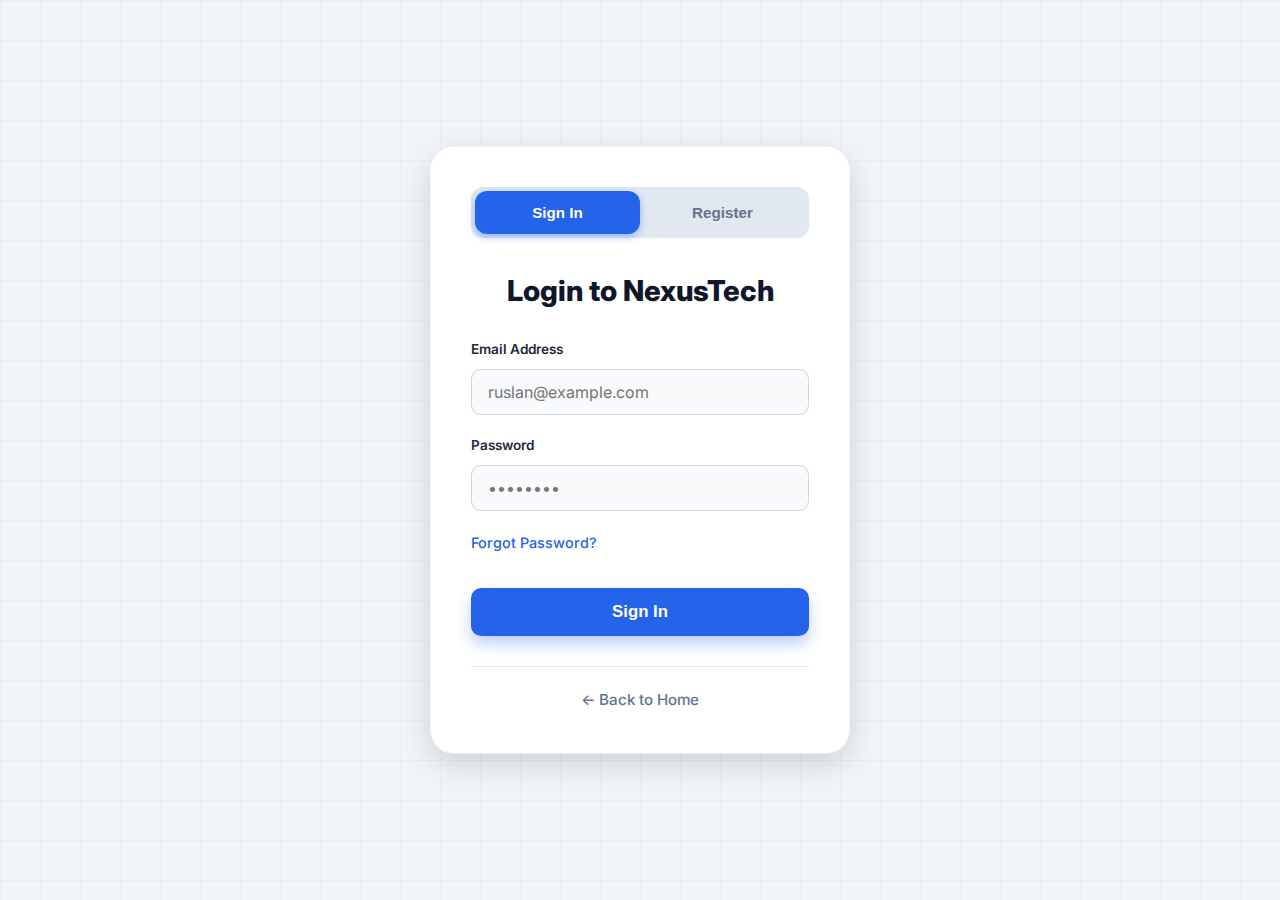
<file: auth.html>
<!DOCTYPE html>
<html lang="en">
<head>
    <meta charset="UTF-8">
    <meta name="viewport" content="width=device-width, initial-scale=1.0">
    <title>Nexus Tech | Access</title>
    <link rel="stylesheet" href="css/style.css"> 
    <link href="https://fonts.googleapis.com/css2?family=Inter:wght@400;500;600;700;800&display=swap" rel="stylesheet">
</head>
<body class="auth-page">
    
    <div class="auth-wrapper">
        <div class="auth-container">
            
            <div class="form-toggle">
                <button class="toggle-btn active" id="login-toggle">Sign In</button>
                <button class="toggle-btn" id="register-toggle">Register</button>
            </div>

            <div class="auth-form-box active" id="login-form-box">
                <div class="header-box">
                    <h2>Login to Nexus<span>Tech</span></h2>
                </div>
                
                <form class="auth-form" id="login-form">
                    <div id="loginErrorBox" class="error-message-box" style="display: none;"></div>
                    
                    <div class="form-group">
                        <label for="loginEmail">Email Address</label>
                        <input type="email" id="loginEmail" placeholder="ruslan@example.com" required>
                    </div>
                    
                    <div class="form-group">
                        <label for="loginPassword">Password</label>
                        <input type="password" id="loginPassword" placeholder="••••••••" required>
                    </div>

                    <div class="form-footer">
                        <div class="checkbox-group">
                            <a href="#" class="forgot-link">Forgot Password?</a>
                        </div>
                    </div>
                    
                    <button type="submit" class="btn-submit">Sign In</button>
                </form>
            </div>

            <div class="auth-form-box" id="register-form-box">
                <div class="header-box">
                    <h2>Create Account</h2>
                </div>

                <form id="register-form" class="auth-form">
                    
                    <div class="form-group">
                        <label for="register-name">Full Name</label>
                        <input type="text" id="register-name" placeholder="First Name" required>
                    </div>
                    
                    <div class="form-group">
                        <label for="register-email">Email Address</label>
                        <input type="email" id="register-email" placeholder="ruslan@example.com" required>
                    </div>
                    
                    <div class="form-group">
                        <label for="register-password">Password</label>
                        <input type="password" id="register-password" placeholder="••••••••" required>
                    </div>
                    
                    <div class="form-group">
                        <label for="confirm-password">Confirm Password</label>
                        <input type="password" id="confirm-password" placeholder="••••••••">
                    </div>
                    
                    <div class="form-footer" style="justify-content: flex-start;">
                        <div class="checkbox-group">
                            <input type="checkbox" id="show-password-checkbox"> 
                            <label for="show-password-checkbox">Show Password</label>
                        </div>
                    </div>

                    <div id="register-message" class="error-message-box" style="display: none;"></div>
                    
                    <button type="submit" class="btn-submit">Register</button>
                </form>
            </div>
            
            <p class="back-link"><a href="index.html">← Back to Home</a></p>
        </div>
    </div>

    <script>
        const loginToggle = document.getElementById('login-toggle');
        const registerToggle = document.getElementById('register-toggle');
        const loginBox = document.getElementById('login-form-box');
        const registerBox = document.getElementById('register-form-box');
        const errorBoxes = document.querySelectorAll('.error-message-box');

        function switchTab(isLogin) {
            errorBoxes.forEach(box => {
                box.style.display = 'none';
                box.textContent = '';
            });

            if (isLogin) {
                loginToggle.classList.add('active');
                registerToggle.classList.remove('active');
                loginBox.classList.add('active');
                registerBox.classList.remove('active');
            } else {
                loginToggle.classList.remove('active');
                registerToggle.classList.add('active');
                loginBox.classList.remove('active');
                registerBox.classList.add('active');
            }
        }

        loginToggle.addEventListener('click', () => switchTab(true));
        registerToggle.addEventListener('click', () => switchTab(false));

        const urlParams = new URLSearchParams(window.location.search);
        if (urlParams.get('tab') === 'register') {
            switchTab(false);
        } else {
            switchTab(true);
        }

    </script>
    
    <script src="js/app.js"></script>

</body>
</html>
</file>
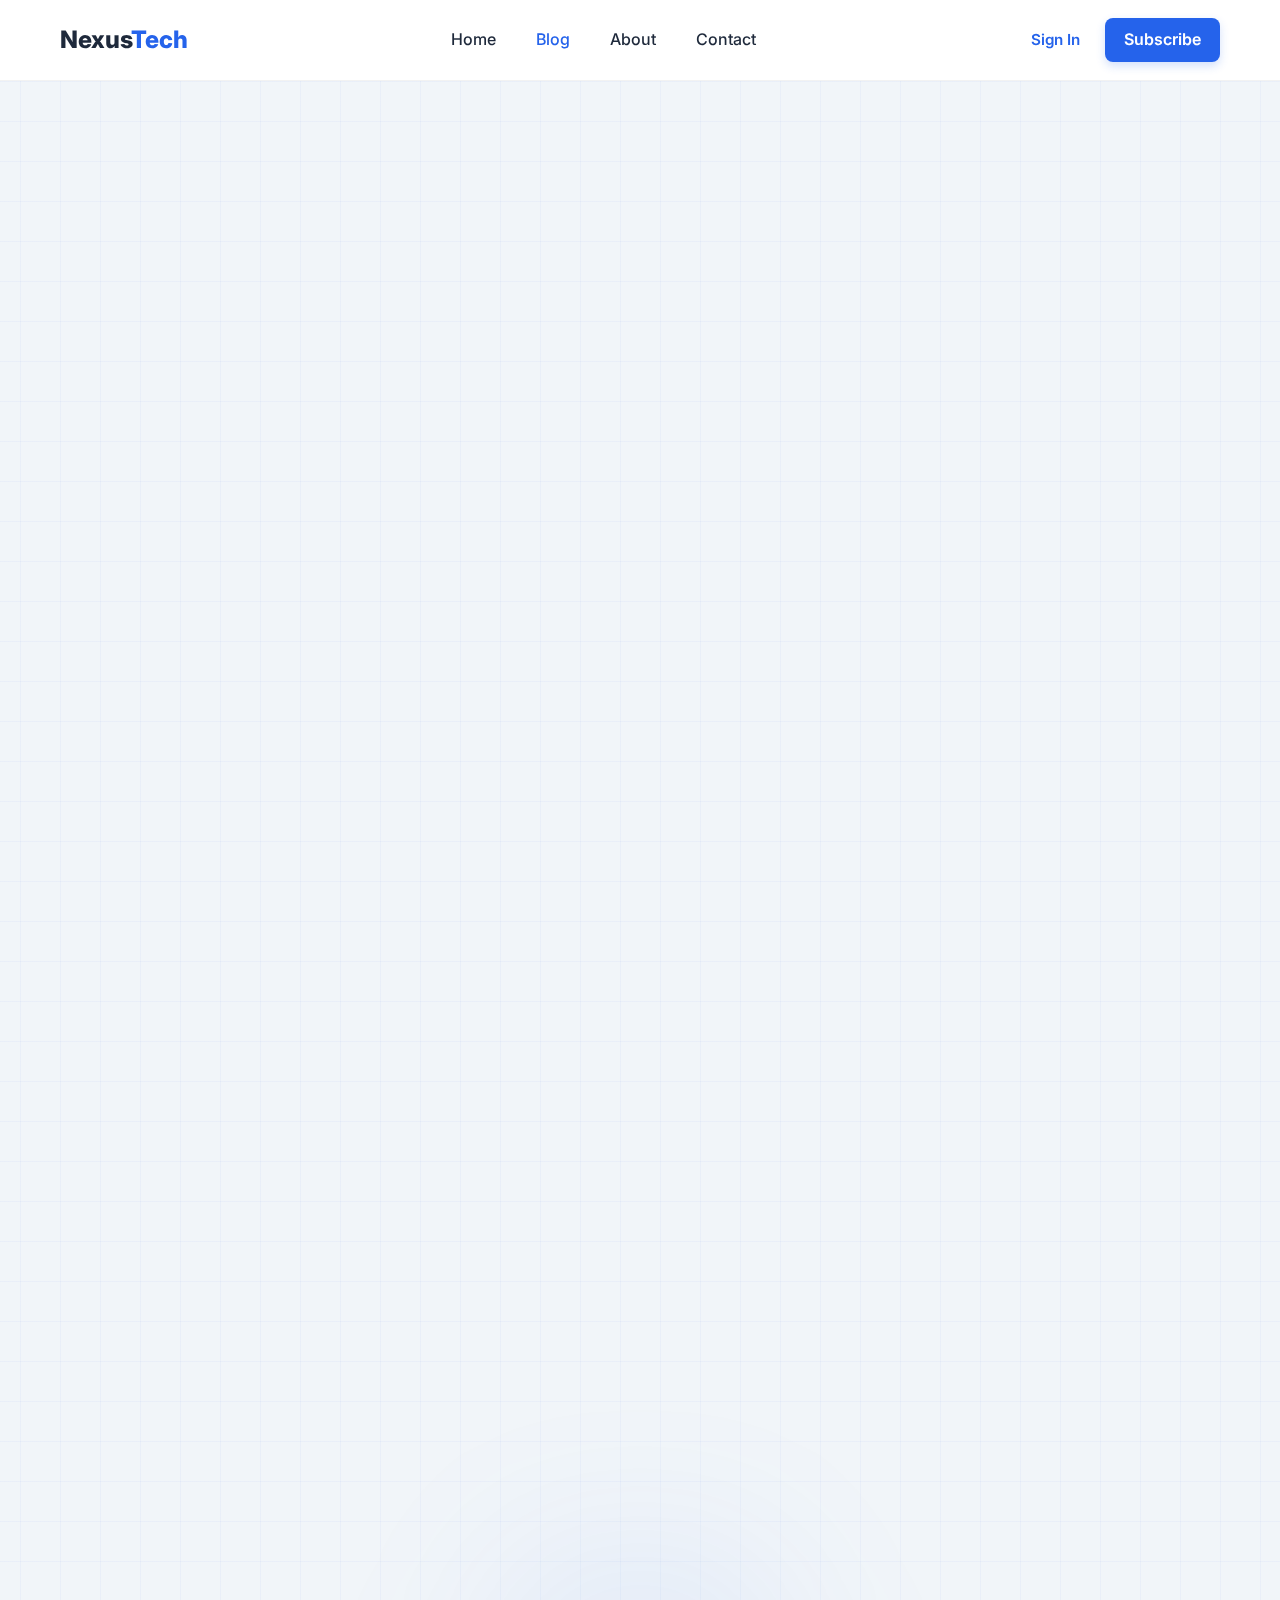
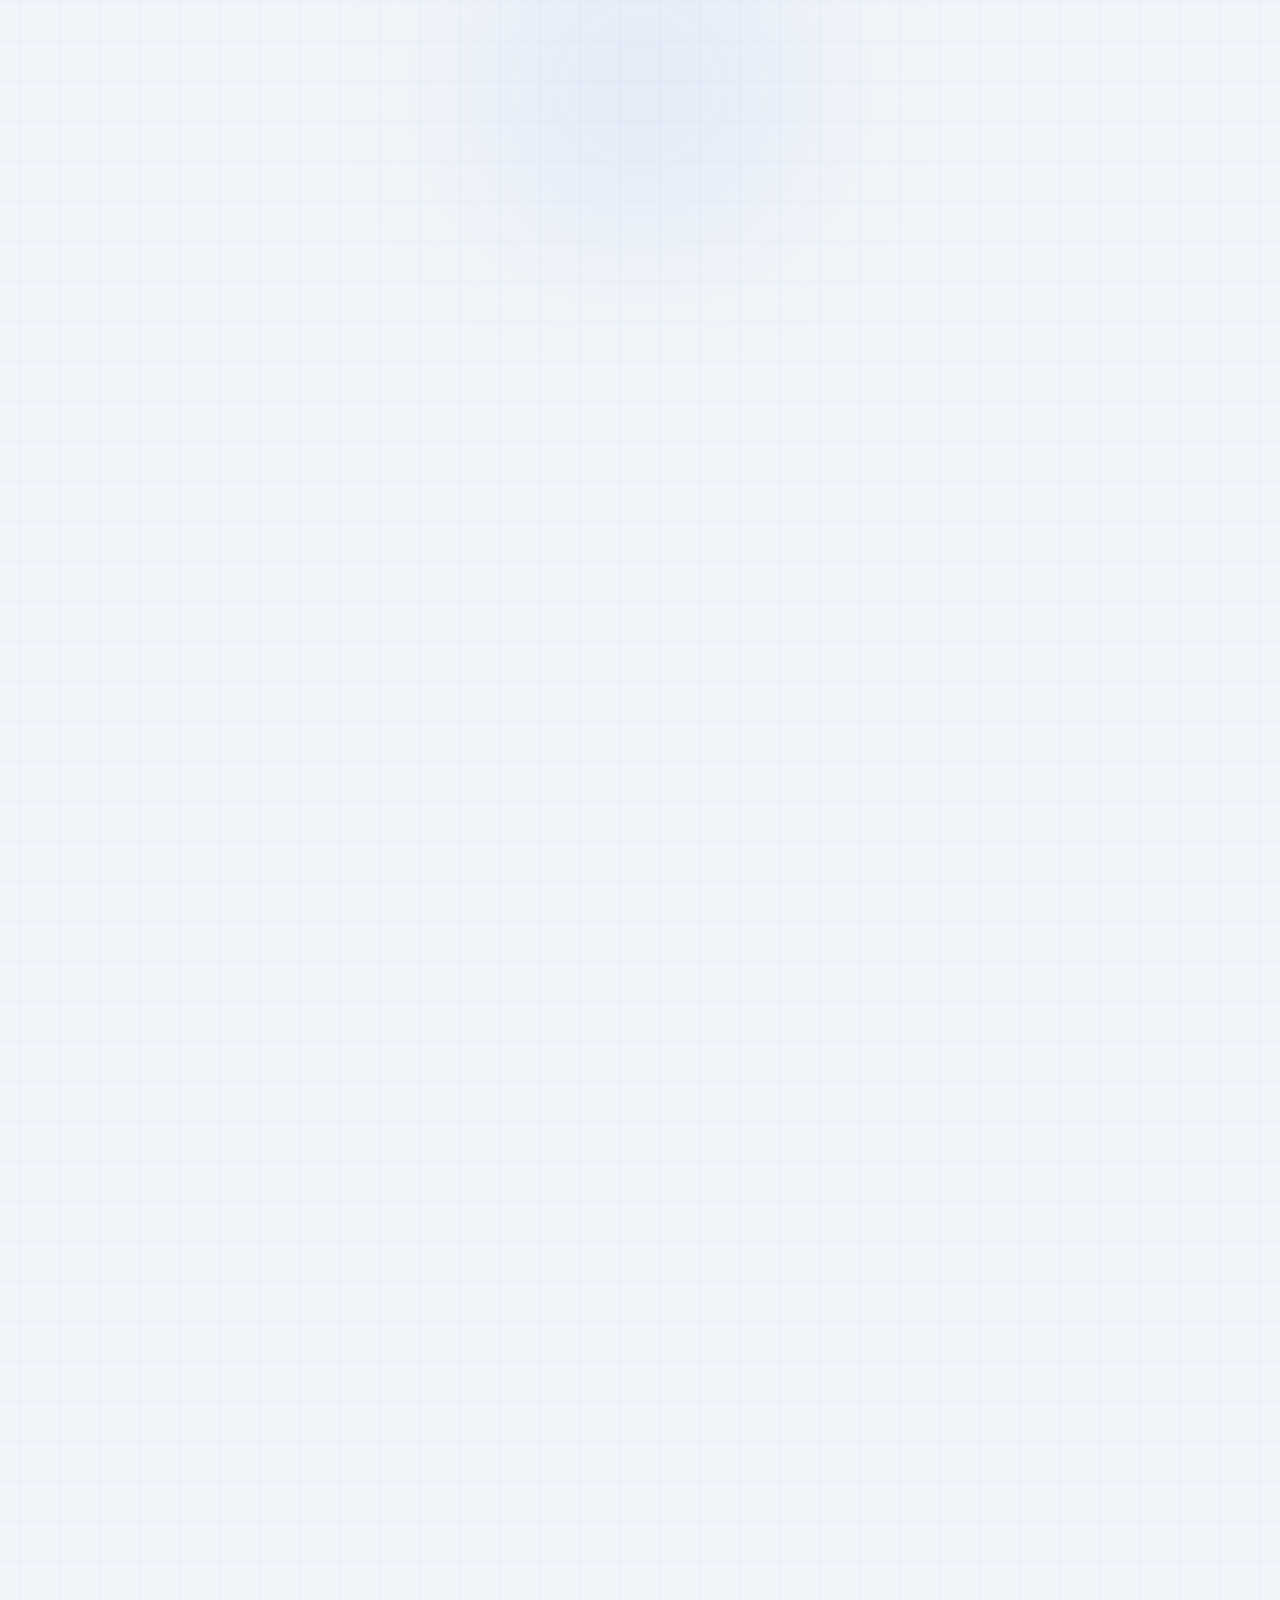
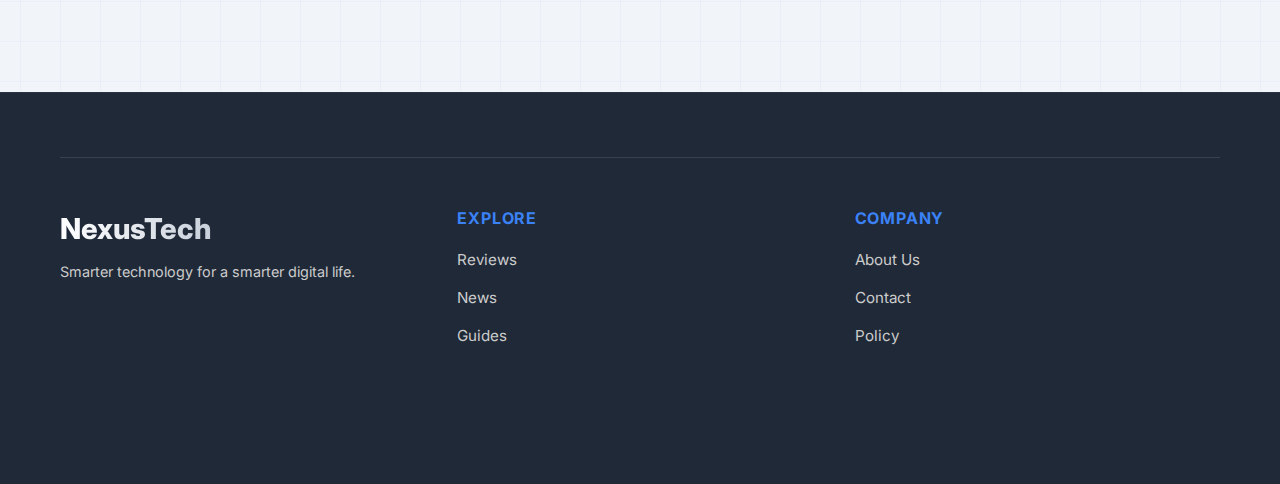
<file: blog.html>
<!DOCTYPE html>
<html lang="en">
<head>
    <meta charset="UTF-8">
    <meta name="viewport" content="width=device-width, initial-scale=1.0">
    <title>Blog - NexusTech | Latest Insights</title>
    <link href="https://fonts.googleapis.com/css2?family=Inter:wght@400;500;600;700;800&display=swap" rel="stylesheet">
    <link rel="stylesheet" href="css/style.css">
    <style>
     
        :root {
            --color-primary: #3b82f6; 
            --color-primary-dark: #2563eb; 
            --color-bg-light: #f9fafb; 
            --color-bg-dark: #1f2937; 
            --color-text-main: #111827; 
            --color-text-secondary: #4b5563; 
            --color-border: #e5e7eb; 
            --transition-speed: 0.3s;
            --header-height: 80px;
        }
        .page-header {
            text-align: center;
            padding: 0 0 3rem 0;
        }

        .page-header h1 {
            font-size: 3rem;
            font-weight: 800;
            margin-bottom: 0.75rem;
            color: var(--color-text-main);
        }

        .page-header p {
            font-size: 1.125rem;
            color: var(--color-text-secondary);
            max-width: 600px;
            margin: 0 auto;
        }

        .blog-grid-layout {
            display: grid;
            grid-template-columns: 1fr 300px; 
            gap: 3rem;
            align-items: start;
        }

        .article-post-card {
            display: flex;
            flex-direction: column;
            background-color: #fff;
            border: 1px solid var(--color-border);
            border-radius: 0.75rem;
            overflow: hidden;
            transition: box-shadow var(--transition-speed);
            margin-bottom: 2rem;
        }

        .article-post-card:hover {
            box-shadow: 0 8px 15px rgba(0, 0, 0, 0.08);
        }

        .article-post-card .card-link {
            display: block;
        }

        .post-image-wrapper {
            position: relative;
            height: 250px;
            overflow: hidden;
        }

        .post-image-wrapper img {
            width: 100%;
            height: 100%;
            object-fit: cover;
            transition: transform 0.5s ease;
        }

        .article-post-card:hover img {
            transform: scale(1.05);
        }

        .post-category {
            position: absolute;
            top: 1rem;
            left: 1rem;
            background-color: var(--color-primary);
            color: white;
            padding: 0.25rem 0.75rem;
            border-radius: 0.5rem;
            font-size: 0.75rem;
            font-weight: 600;
            text-transform: uppercase;
        }

        .post-content {
            padding: 1.5rem;
        }

        .post-content h3 {
            font-size: 1.5rem;
            font-weight: 700;
            margin-bottom: 0.75rem;
            line-height: 1.3;
            color: var(--color-text-main);
            transition: color var(--transition-speed);
        }

        .article-post-card:hover .post-content h3 {
            color: var(--color-primary);
        }

        .post-content p {
            color: var(--color-text-secondary);
            margin-bottom: 1rem;
        }

        .post-meta {
            font-size: 0.875rem;
            color: var(--color-text-secondary);
            font-weight: 500;
        }

        .sidebar-widget {
            background-color: var(--color-bg-light);
            padding: 1.5rem;
            border-radius: 0.75rem;
            margin-bottom: 2rem;
            box-shadow: 0 2px 4px rgba(0, 0, 0, 0.05);
        }

        .sidebar-widget h4 {
            font-size: 1.25rem;
            font-weight: 700;
            margin-bottom: 1.5rem;
            border-left: 4px solid var(--color-primary);
            padding-left: 0.75rem;
        }

        .newsletter-widget p {
            color: var(--color-text-secondary);
            margin-bottom: 1rem;
        }

        .modern-form {
            display: flex;
            flex-direction: column;
            gap: 0.75rem;
        }

        .modern-form input[type="email"] {
            padding: 0.75rem 1rem;
            border: 1px solid var(--color-border);
            border-radius: 0.5rem;
            font-size: 1rem;
            width: 100%;
            color:#111827;
            transition: border-color var(--transition-speed);
        }
        
        .modern-form input[type="email"]:focus {
            outline: none;
            border-color: var(--color-primary);
            box-shadow: 0 0 0 2px rgba(59, 130, 246, 0.2);
        }

        .modern-form button {
            background-color: var(--color-primary);
            color: white;
            padding: 0.75rem 1rem;
            border: none;
            border-radius: 0.5rem;
            font-weight: 600;
            cursor: pointer;
            transition: background-color var(--transition-speed);
        }

        .modern-form button:hover {
            background-color: var(--color-primary-dark);
        }

        .category-list {
            list-style: none;
            padding: 0;
        }
        
        .category-list a.active-filter {
            color: var(--color-primary);
            font-weight: 700;
            border-left: 2px solid var(--color-primary);
            padding-left: 10px; 
            margin-left: -12px;
            transition: all 0.2s ease;
        }

        .category-list li {
            border-bottom: 1px dashed var(--color-border);
        }

        .category-list a {
            display: flex;
            justify-content: space-between;
            padding: 0.75rem 0;
            color: var(--color-text-main);
            font-weight: 500;
        }

        .category-list a:hover {
            color: var(--color-primary);
        }

        .category-list span {
            color: var(--color-text-secondary);
            font-weight: 400;
        }

        .trending-list {
            list-style: none;
            padding: 0;
        }

        .trending-list li {
            margin-bottom: 1rem;
            border-left: 2px solid var(--color-primary);
            padding-left: 1rem;
        }

        .trending-list li:last-child {
            margin-bottom: 0;
        }

        .trending-list a {
            font-weight: 500;
            color: var(--color-text-main);
        }

        .pagination {
            display: flex;
            justify-content: center;
            gap: 0.5rem;
            padding: 2rem 0;
            grid-column: 1 / 2; 
        }

        .page-link {
            padding: 0.75rem 1rem;
            border-radius: 0.5rem;
            font-weight: 600;
            color: var(--color-text-secondary);
            background-color: var(--color-bg-light);
            transition: background-color var(--transition-speed), color var(--transition-speed);
            border: 1px solid var(--color-border);
        }

        .page-link:hover:not(.disabled):not(.active) {
            background-color: var(--color-border);
            color: var(--color-text-main);
        }

        .page-link.active {
            background-color: var(--color-primary);
            color: white;
            border-color: var(--color-primary);
        }

        .page-link.disabled {
            opacity: 0.6;
            cursor: not-allowed;
        }
    
        .modern-footer {
            background-color: var(--color-bg-dark);
            color: #fff;
            padding: 4rem 0;
        }

        .modern-footer a {
            color: #ccc;
        }

        .modern-footer a:hover {
            color: var(--color-primary);
        }

        .footer-row {
            display: grid;
            grid-template-columns: repeat(3, 1fr);
            gap: 2rem;
            border-top: 1px solid #374151; 
            padding-top: 3rem;
        }

        .footer-logo {
            font-size: 1.8rem;
            font-weight: 800;
            margin-bottom: 0.5rem;
            color: white;
        }

        .brand-col p {
            color: #ccc;
            font-size: 0.9rem;
        }

        .links-col h4 {
            font-size: 1rem;
            font-weight: 700;
            margin-bottom: 1rem;
            color: var(--color-primary);
        }

        .links-col ul {
            list-style: none;
        }

        .links-col li {
            margin-bottom: 0.5rem;
        }
        
        .hidden-element {
            opacity: 0;
            transform: translateY(20px);
            transition: opacity 0.6s ease-out, transform 0.6s ease-out;
        }

        .visible-element {
            opacity: 1;
            transform: translateY(0);
        }

        @media (max-width: 1024px) {
            .blog-grid-layout {
                grid-template-columns: 1fr; 
            }
            
            .sidebar {
                grid-row: 2; 
            }

            .article-post-card {
                flex-direction: row;
                height: auto;
            }
            
            .post-image-wrapper {
                height: 200px;
                min-width: 40%;
                max-width: 40%;
            }
            
            .post-content h3 {
                font-size: 1.3rem;
            }
        }
        
        @media (max-width: 768px) {
            .nav-links {
                display: none;
            }

            .menu-toggle {
                display: block;
            }
            
            .btn-signin {
                display: none;
            }

            .article-post-card {
                flex-direction: column; 
            }
            
            .post-image-wrapper {
                min-width: 100%;
                max-width: 100%;
                height: 220px;
            }
            
            .post-content h3 {
                font-size: 1.4rem;
            }

            .footer-row {
                grid-template-columns: 1fr;
                text-align: center;
            }
            
            .brand-col {
                padding-bottom: 1.5rem;
                border-bottom: 1px solid #374151;
            }
        }

        @media (max-width: 480px) {
            .page-header h1 {
                font-size: 2.25rem;
            }
            
            .post-content {
                padding: 1rem;
            }
        }
    </style>
</head>
<body>
    
    <header>
        <div class="container">
            <nav>
                <a href="index.html" class="logo">Nexus<span>Tech</span></a>

                <ul class="nav-links">
                    <li><a href="index.html">Home</a></li>
                    <li><a href="blog.html" class="active">Blog</a></li>
                    <li><a href="сontact.html">About</a></li>
                    <li><a href="сontact.html">Contact</a></li>
                </ul>

                <div class="nav-actions">
                    <a href="auth.html" class="btn-signin">Sign In</a>
                    <a href="index.html#newsletter" class="btn-subscribe">Subscribe</a>
                    <div class="menu-toggle">☰</div>
                </div>
            </nav>
        </div>
        <ul class="mobile-menu">
            <li><a href="index.html">Home</a></li>
            <li><a href="blog.html">Blog</a></li>
            <li><a href="contact.html">About Us</a></li>
            <li><a href="сontact.html#for-contact">Contact</a></li>
        </ul>
    </header>

    <main class="main-blog-content section-padding">
        <div class="container">
            <div class="page-header hidden-element">
                <h1>All Technology Insights</h1>
                <p>Dive into our archive of reviews, guides, and the latest news shaping the digital world.</p>
            </div>
            
            <div class="blog-grid-layout">
                
                <section class="article-list">
                    
                    <article class="article-post-card hidden-element" style="transition-delay: 0s;">
                        <a href="#" class="card-link">
                            <div class="post-image-wrapper">
                                <img src="images/grok_logo.webp" alt="Grok AI Logo">
                                <span class="post-category">LLM TECHNOLOGIES</span>
                            </div>
                            <div class="post-content">
                                <h3>Grok's Secret to Success: Why the X.AI Model Outperforms Competitors</h3>
                                <p>Analyzing Elon Musk's unique approaches to developing Large Language Models (LLMs), including real-time data access.</p>
                                <div class="post-meta">
                                    <span>John Doe</span> &bull; <span>20 Nov, 2025</span>
                                </div>
                            </div>
                        </a>
                    </article>

                    <article class="article-post-card hidden-element" style="transition-delay: 0.1s;">
                        <a href="#" class="card-link">
                            <div class="post-image-wrapper">
                                <img src="images/data-center-infrastructure-oct23-main-1.jpg" alt="Data Centers">
                                <span class="post-category">CLOUD TECHNOLOGIES</span>
                            </div>
                            <div class="post-content">
                                <h3>Painless Migration: The Checklist for Moving to AWS/GCP Cloud</h3>
                                <p>Key steps and considerations for enterprises migrating infrastructure, and how to avoid downtime and data breaches.</p>
                                <div class="post-meta">
                                    <span>Sarah Chen</span> &bull; <span>18 Nov, 2025</span>
                                </div>
                            </div>
                        </a>
                    </article>

                    <article class="article-post-card hidden-element" style="transition-delay: 0.2s;">
                        <a href="#" class="card-link">
                            <div class="post-image-wrapper">
                                <img src="images/istockphoto-1224500457-612x612.jpg" alt="Abstract Code">
                                <span class="post-category">DEVELOPMENT</span>
                            </div>
                            <div class="post-content">
                                <h3>Rust vs. Go: The Battle for the Modern Backend (2026 Benchmarks)</h3>
                                <p>A detailed comparison of concurrency models, performance benchmarks, and community ecosystems for 2026.</p>
                                <div class="post-meta">
                                    <span>Alex Johnson</span> &bull; <span>10 Nov, 2025</span>
                                </div>
                            </div>
                        </a>
                    </article>
                    
                    <article class="article-post-card hidden-element" style="transition-delay: 0.3s;">
                        <a href="#" class="card-link">
                            <div class="post-image-wrapper">
                                <img src="images/vr.jpg" alt="Virtual Reality Headset">
                                <span class="post-category">VIRTUAL REALITY</span>
                            </div>
                            <div class="post-content">
                                <h3>Vision Pro Review: Is Apple's VR Headset Worth the Hype?</h3>
                                <p>An analysis of user experience, display quality, and development opportunities for the Apple Vision Pro platform.</p>
                                <div class="post-meta">
                                    <span>Mark Fox</span> &bull; <span>05 Nov, 2025</span>
                                </div>
                            </div>
                        </a>
                    </article>

                    <article class="article-post-card hidden-element" style="transition-delay: 0.4s;">
                        <a href="#" class="card-link">
                            <div class="post-image-wrapper">
                                <img src="images/cpu.avif" alt="Future Microchip CPU">
                                <span class="post-category">REVIEWS & HARDWARE</span>
                            </div>
                            <div class="post-content">
                                <h3>Efficiency First: The New Generation of Processors (AMD & Intel)</h3>
                                <p>A detailed review of new architectures focusing on power efficiency and specialized cores for AI computation.</p>
                                <div class="post-meta">
                                    <span>Jane Smith</span> &bull; <span>01 Nov, 2025</span>
                                </div>
                            </div>
                        </a>
                    </article>

                    <div class="pagination hidden-element">
                        <a href="#" class="page-link disabled">&laquo; Previous</a>
                        <a href="#" class="page-link active">1</a>
                        <a href="#" class="page-link">2</a>
                        <a href="#" class="page-link">3</a>
                        <a href="#" class="page-link">Next &raquo;</a>
                    </div>

                </section>

                <aside class="sidebar hidden-element">
                    
                    <div class="sidebar-widget newsletter-widget">
                        <h4>Join the Circle</h4>
                        <p>Get essential technology insights delivered straight to your inbox.</p>
                        <form class="modern-form">
                            <input type="email" placeholder="email@address.com"required>
                            <button type="submit">Subscribe</button>
                        </form>
                    </div>

                    <div class="sidebar-widget categories-widget">
                        <h4>Popular Categories</h4>
                        <ul class="category-list">
                            <li><a href="#" data-category="LLM TECHNOLOGIES">LLM Technologies <span>(12)</span></a></li>
                            <li><a href="#" data-category="DEVELOPMENT">Development <span>(15)</span></a></li>
                            <li><a href="#" data-category="CLOUD TECHNOLOGIES">Cloud Technologies <span>(8)</span></a></li>
                            <li><a href="#" data-category="VIRTUAL REALITY">Virtual Reality <span>(5)</span></a></li>
                            <li><a href="#" data-category="REVIEWS & HARDWARE">Hardware <span>(7)</span></a></li>
                            <li><a href="#" id="show-all-articles" class="active-filter">Show All <span>(47)</span></a></li> 
                        </ul>
                    </div>

                    <div class="sidebar-widget">
                        <h4>Trending</h4>
                        <ul class="trending-list">
                            <li><a href="#">Top 5 Productivity Apps of 2025</a></li>
                            <li><a href="#">Secrets to Optimizing React Applications</a></li>
                            <li><a href="#">Why Python Remains the King of Data Science?</a></li>
                        </ul>
                    </div>
                </aside>
            </div>
        </div>
    </main>

    <footer class="modern-footer">
        <div class="container">
            <div class="footer-row">
                <div class="brand-col">
                    <h3 class="footer-logo">NexusTech</h3>
                    <p>Smarter technology for a smarter digital life.</p>
                </div>
                <div class="links-col">
                    <h4>EXPLORE</h4>
                    <ul>
                        <li><a href="#">Reviews</a></li>
                        <li><a href="#">News</a></li>
                        <li><a href="#">Guides</a></li>
                    </ul>
                </div>
                <div class="links-col">
                    <h4>COMPANY</h4>
                    <ul>
                        <li><a href="about.html">About Us</a></li>
                        <li><a href="contact.html">Contact</a></li>
                        <li><a href="#">Policy</a></li>
                    </ul>
                </div>
            </div>
        </div>
    </footer>
    <script src="/js/app.js">
    </script>
</body>
</html>
</file>
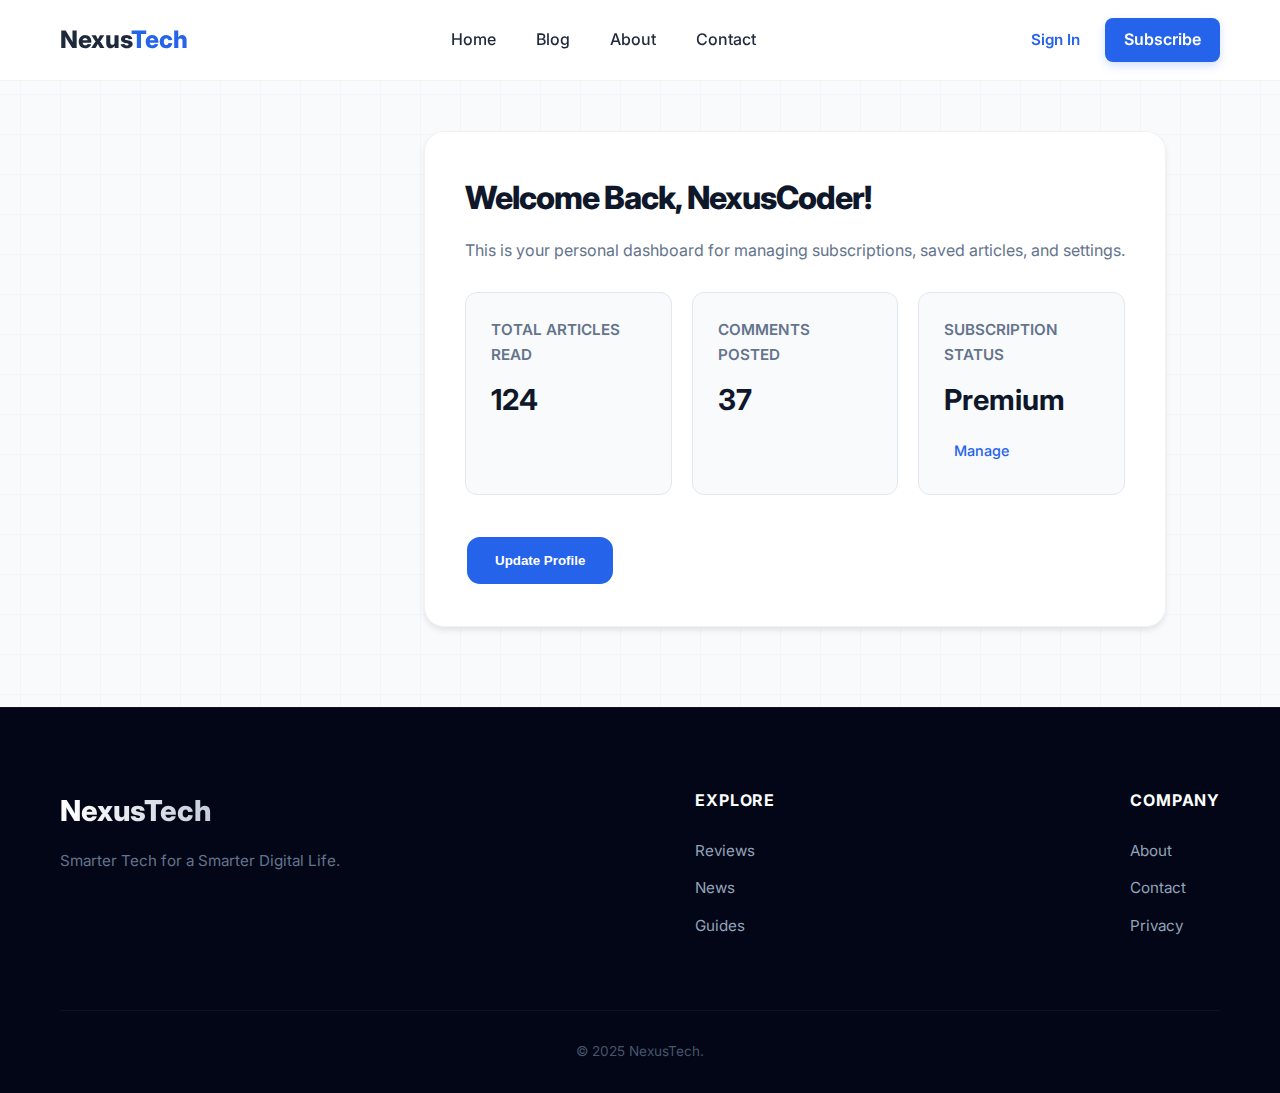
<file: profile.html>
<!DOCTYPE html>
<html lang="en">
<head>
    <meta charset="UTF-8">
    <meta name="viewport" content="width=device-width, initial-scale=1.0">
    <title>User Profile | Nexus Tech</title>
    <link rel="stylesheet" href="css/style.css">
    <link href="https://fonts.googleapis.com/css2?family=Inter:wght@400;500;600;700;800&display=swap" rel="stylesheet">
</head>
<body class="bg-offset">
    
    <header>
        <div class="container">
            <nav>
                <a href="/index.html" class="logo">Nexus<span>Tech</span></a>
                <ul class="nav-links">
                    <li><a href="/index.html">Home</a></li>
                    <li><a href="blog.html">Blog</a></li>
                    <li><a href="about.html">About</a></li>
                    <li><a href="contact.html">Contact</a></li>
                </ul>
                <div class="nav-actions">
                    <a href="/auth.html" class="btn-signin">Sign In</a>
                    <a href="#newsletter" class="btn-subscribe">Subscribe</a>
                    <div class="menu-toggle">☰</div>
                </div>
            </nav>
        </div>
    </header>

    <section class="profile-section section-padding">
        <div class="container profile-layout">
            
            <aside class="profile-nav bento-item">
                <h3>My Account</h3>
                <ul>
                    <li><a href="#" class="active" data-section="overview">Overview</a></li>
                    <li><a href="#" data-section="profile-info">Profile Information</a></li>
                    <li><a href="#" data-section="account-settings">Account Settings</a></li>
                    <li><a href="#" data-section="notification-settings">Notification Settings</a></li>
                </ul>
                <button id="profile-sign-out" class="btn-secondary sign-out-btn">Sign Out</button>
            </aside>

            <div class="profile-content">

                <div id="overview" class="profile-content-section bento-item active">
                    <h2 class="gradient-text">Welcome Back, NexusCoder!</h2>
                    <p class="section-description">This is your personal dashboard for managing subscriptions, saved articles, and settings.</p>
                    
                    <div class="overview-grid">
                        <div class="overview-card">
                            <h3>Total Articles Read</h3>
                            <p class="metric">124</p>
                        </div>
                        <div class="overview-card">
                            <h3>Comments Posted</h3>
                            <p class="metric">37</p>
                        </div>
                        <div class="overview-card">
                            <h3>Subscription Status</h3>
                            <p class="metric">Premium <a href="#" class="edit-link">Manage</a></p>
                        </div>
                    </div>
                    <button class="btn-primary" data-section-target="profile-info">Update Profile</button>
                </div>

                <div id="profile-info" class="profile-content-section bento-item">
                    <h2 class="gradient-text">Profile Information</h2>
                    <p class="section-description">Update your personal details here.</p>
                    <form class="profile-form">
                        <div class="form-group">
                            <label for="profileName">Username</label>
                            <input type="text" id="profileName" value="NexusCoder">
                        </div>
                        <div class="form-group">
                            <label for="profileEmail">Email Address</label>
                            <input type="email" id="profileEmail" value="ruslan@gmail.com" readonly>
                        </div>
                        <div class="form-group">
                            <label for="profileBio">Bio</label>
                            <textarea id="profileBio" rows="4">Passionate about web development and cutting-edge tech!</textarea>
                        </div>
                        <button type="submit" class="btn-primary">Save Changes</button>
                    </form>
                </div>

                <div id="account-settings" class="profile-content-section bento-item">
                    <h2 class="gradient-text">Account Settings</h2>
                    <p class="section-description">Manage your account credentials.</p>
                    <form class="profile-form">
                        <div class="form-group">
                            <label for="currentPassword">Current Password</label>
                            <input type="password" id="currentPassword" placeholder="••••••••">
                        </div>
                        <div class="form-group">
                            <label for="newPassword">New Password</label>
                            <input type="password" id="newPassword" placeholder="••••••••">
                        </div>
                        <div class="form-group">
                            <label for="confirmNewPassword">Confirm New Password</label>
                            <input type="password" id="confirmNewPassword" placeholder="••••••••">
                        </div>
                        <button type="submit" class="btn-primary">Change Password</button>
                    </form>
                </div>

                <div id="notification-settings" class="profile-content-section bento-item">
                    <h2 class="gradient-text">Notification Settings</h2>
                    <p class="section-description">Control how you receive updates from NexusTech.</p>
                    <div class="notification-toggle-group">
                        <label class="toggle-switch">
                            <input type="checkbox" checked>
                            <span class="slider round"></span>
                        </label>
                        <span>Email newsletters for new articles</span>
                    </div>
                    <div class="notification-toggle-group">
                        <label class="toggle-switch">
                            <input type="checkbox">
                            <span class="slider round"></span>
                        </label>
                        <span>Product update announcements</span>
                    </div>
                    <div class="notification-toggle-group">
                        <label class="toggle-switch">
                            <input type="checkbox" checked>
                            <span class="slider round"></span>
                        </label>
                        <span>Comments on your articles</span>
                    </div>
                    <button type="submit" class="btn-primary">Save Notification Settings</button>
                </div>

            </div>
        </div>
    </section>

    <footer class="modern-footer">
        <div class="container">
            <div class="footer-row">
                <div class="brand-col">
                    <h3 class="footer-logo">NexusTech</h3>
                    <p>Smarter Tech for a Smarter Digital Life.</p>
                </div>
                <div class="links-col">
                    <h4>Explore</h4>
                    <ul>
                        <li><a href="blog.html">Reviews</a></li>
                        <li><a href="blog.html">News</a></li>
                        <li><a href="blog.html">Guides</a></li>
                    </ul>
                </div>
                <div class="links-col">
                    <h4>Company</h4>
                    <ul>
                        <li><a href="about.html">About</a></li>
                        <li><a href="contact.html">Contact</a></li>
                        <li><a href="#">Privacy</a></li>
                    </ul>
                </div>
            </div>
            <div class="copyright">
                &copy; 2025 NexusTech.
            </div>
        </div>
    </footer>

    <script src="/js/app.js"></script> 
</body>
</html>
</file>
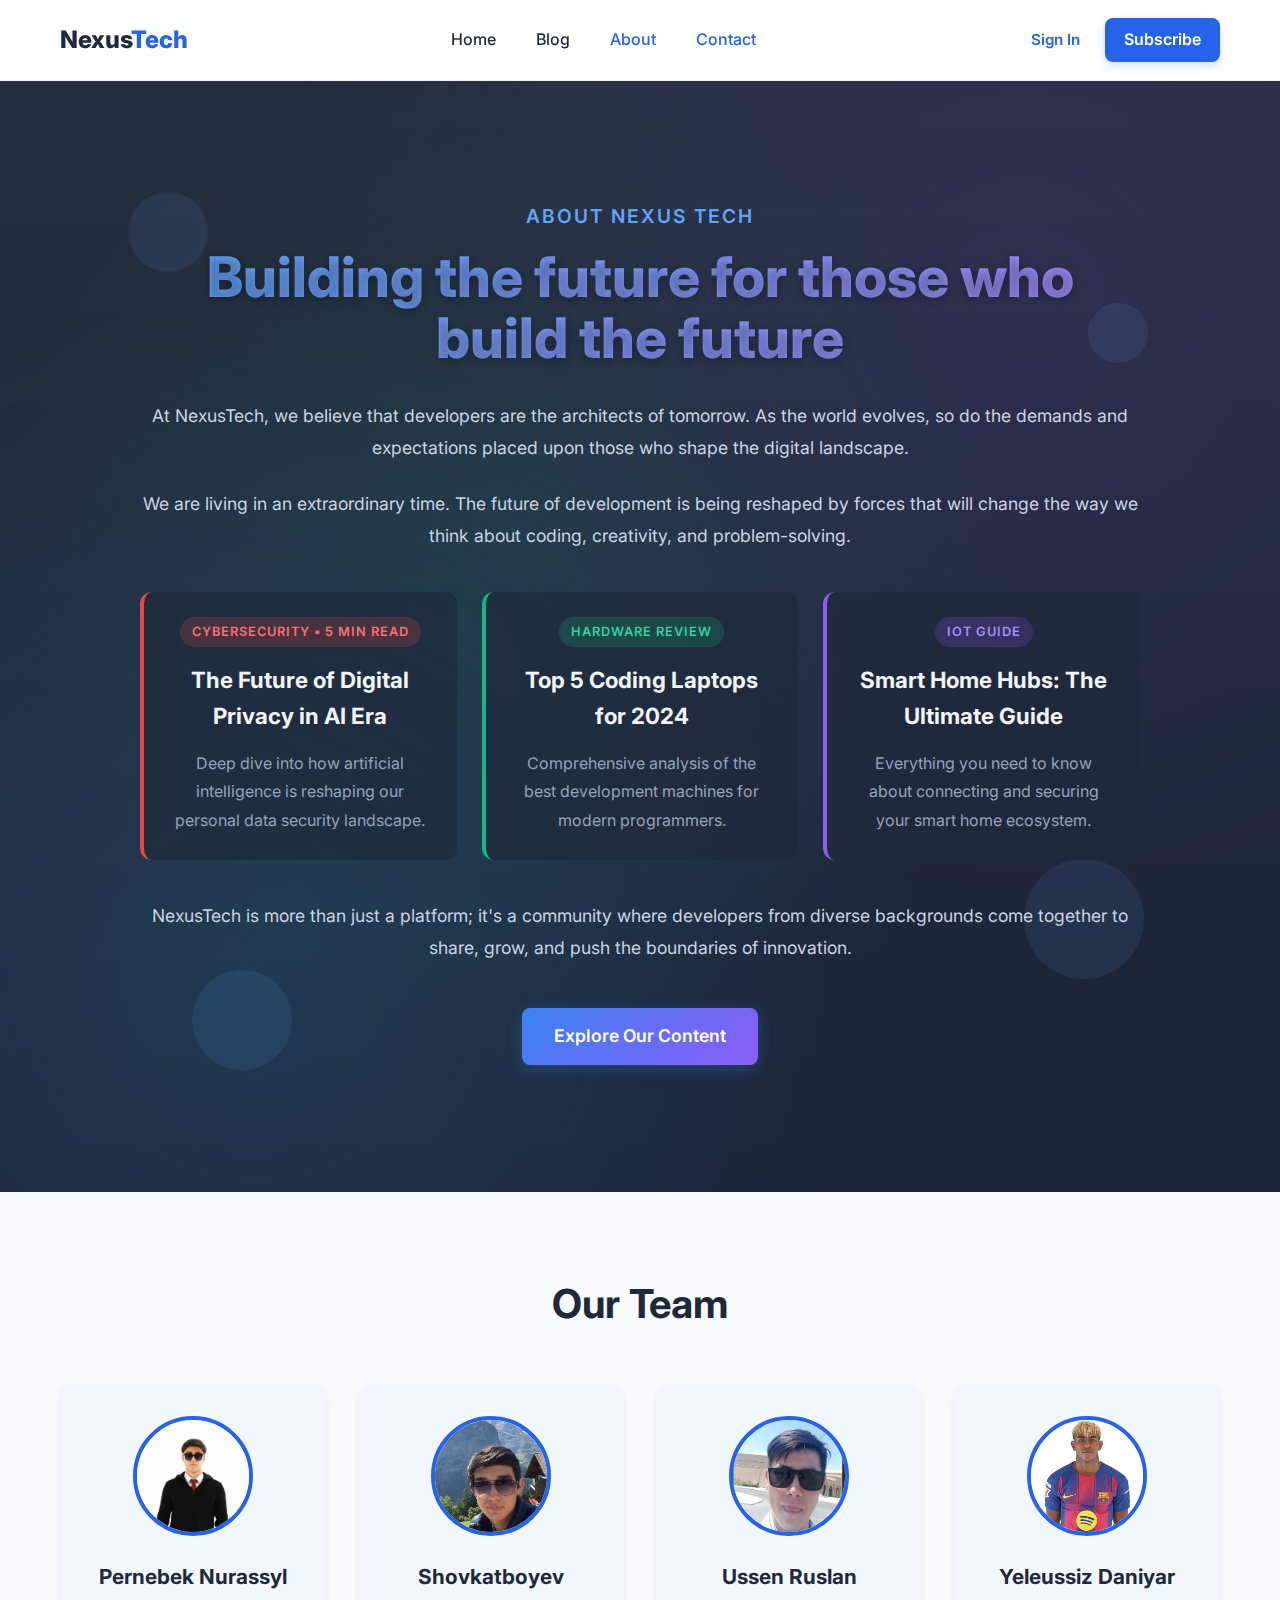
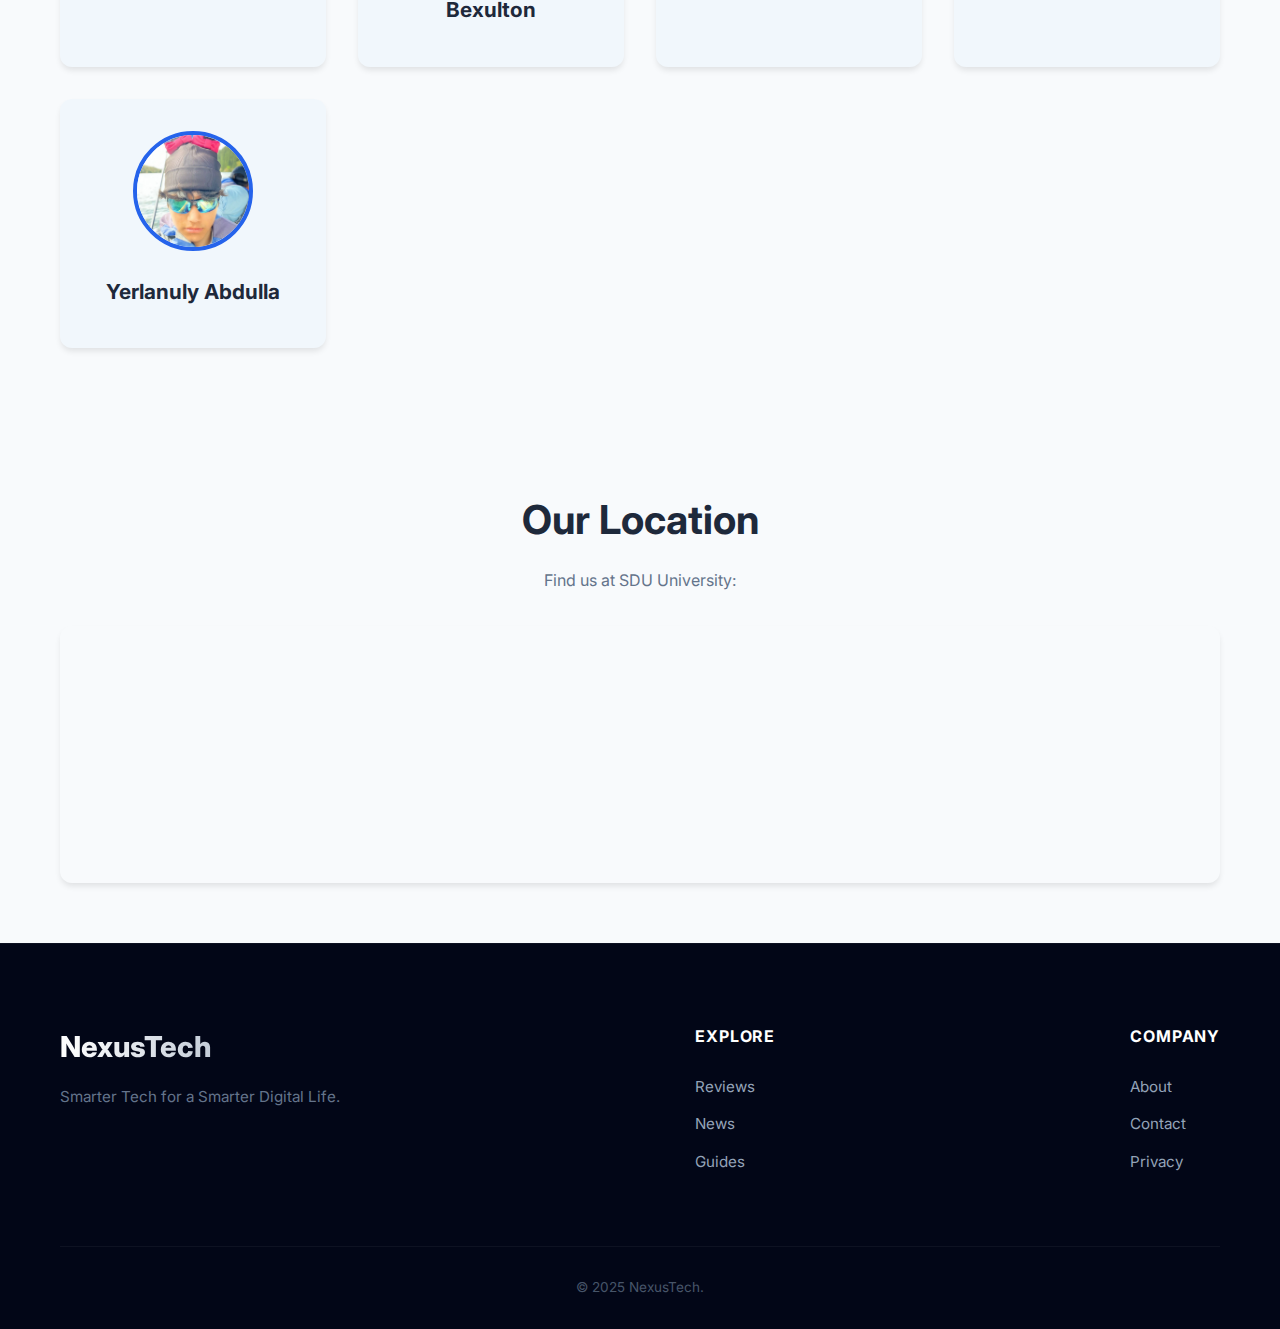
<file: сontact.html>
<!DOCTYPE html>
<html lang="en">
<head>
    <meta charset="UTF-8">
    <meta name="viewport" content="width=device-width, initial-scale=1.0">
    <title>Nexus Tech | Future of Code</title>
    <link rel="stylesheet" href="css/style.css">
    <link href="https://fonts.googleapis.com/css2?family=Inter:wght@400;500;600;700;800&display=swap" rel="stylesheet">
</head>
<body>
    
    <header>
        <div class="container">
            <nav>
                <a href="index.html" class="logo">Nexus<span>Tech</span></a>

                <ul class="nav-links">
                    <li><a href="index.html">Home</a></li> 
                    <li><a href="blog.html">Blog</a></li> 
                    <li><a href="сontact.html" class="active">About</a></li> 
                    <li><a href="сontact.html#for-contact" class="active">Contact</a></li> 
                </ul>

                <div class="nav-actions">
                    <a href="auth.html" class="btn-signin">Sign In</a> 
                    <a href="index.html#newsletter" class="btn-subscribe">Subscribe</a> 
                    <div class="menu-toggle">☰</div>
                </div>
            </nav>
        </div>
        <ul class="mobile-menu">
            <li><a href="index.html">Home</a></li>
            <li><a href="blog.html">Blog</a></li>
            <li><a href="about.html">About Us</a></li>
            <li><a href="сontact.html">Contact</a></li>
        </ul>
    </header>

    <section class="about-hero">
        <div class="floating-elements">
            <div class="floating-element"></div>
            <div class="floating-element"></div>
            <div class="floating-element"></div>
            <div class="floating-element"></div>
        </div>
        
        <div class="about-hero-content">
            <h2>About Nexus Tech</h2>
            <h1>Building the future for those who build the future</h1>
            <p>At NexusTech, we believe that developers are the architects of tomorrow. As the world evolves, so do the demands and expectations placed upon those who shape the digital landscape.</p>
            
            <p>We are living in an extraordinary time. The future of development is being reshaped by forces that will change the way we think about coding, creativity, and problem-solving.</p>

            <div class="topics-container">
                <div class="topic-card cybersecurity">
                    <span class="topic-tag">Cybersecurity • 5 min read</span>
                    <h3>The Future of Digital Privacy in AI Era</h3>
                    <p>Deep dive into how artificial intelligence is reshaping our personal data security landscape.</p>
                </div>
                
                <div class="topic-card hardware">
                    <span class="topic-tag">Hardware Review</span>
                    <h3>Top 5 Coding Laptops for 2024</h3>
                    <p>Comprehensive analysis of the best development machines for modern programmers.</p>
                </div>
                
                <div class="topic-card iot">
                    <span class="topic-tag">IoT Guide</span>
                    <h3>Smart Home Hubs: The Ultimate Guide</h3>
                    <p>Everything you need to know about connecting and securing your smart home ecosystem.</p>
                </div>
            </div>

            <p>NexusTech is more than just a platform; it's a community where developers from diverse backgrounds come together to share, grow, and push the boundaries of innovation.</p>
            
            <a href="blog.html" class="cta-button">Explore Our Content</a>
        </div>
    </section>

    <section class="about-team">
        <div class="container">
            <h2>Our Team</h2>
            <div class="team-grid">
                <div class="team-member">
                    <div class="member-image">
                        <img src="images/Nuras.jpg" alt="Pernebek Nurassyl">
                    </div>
                    <h3>Pernebek Nurassyl</h3>
                </div>
                <div class="team-member">
                    <div class="member-image">
                        <img src="images/bex.jpg" alt="Shovkatboyev Bexulton">
                    </div>
                    <h3>Shovkatboyev Bexulton</h3>
                </div>
                <div class="team-member">
                    <div class="member-image">
                        <img src="images/Снимок экрана 2025-11-27 211257.png" alt="Ussen Ruslan">
                    </div>
                    <h3>Ussen Ruslan</h3>
                </div>
                <div class="team-member">
                    <div class="member-image">
                        <img src="images/lamineYamal.jpeg" alt="Yeleussiz Daniyar">
                    </div>
                    <h3>Yeleussiz Daniyar</h3>
                </div>
                <div class="team-member">
                    <div class="member-image">
                        <img src="images/Abeke.jpg" alt="Yerlanuly Abdulla">
                    </div>
                    <h3>Yerlanuly Abdulla</h3>
                </div>
            </div>
        </div>
    </section>

    <section id="for-contact" class="contact-map">
        <div class="container">
            <h2>Our Location</h2>
            <p>Find us at SDU University:</p>
            <div class="map-container">
                <iframe 
                    src="https://www.google.com/maps/embed?pb=!1m18!1m12!1m3!1d19243.66235479369!2d76.67483218751087!3d43.20661598658446!2m3!1f0!2f0!3f0!3m2!1i1024!2i768!4f13.1!3m3!1m2!1s0x38834f7675d8a6c3%3A0x7b7d14aec270c056!2sSDU%20University!5e0!3m2!1sru!2skz!4v1764240782861!5m2!1sru!2skz" 
                    width="100%" 
                    height="250" 
                    style="border:0;" 
                    allowfullscreen="" 
                    loading="lazy" 
                    referrerpolicy="no-referrer-when-downgrade">
                </iframe>
            </div>
        </div>
    </section>

    <footer class="modern-footer">
        <div class="container">
            <div class="footer-row">
                <div class="brand-col">
                    <h3 class="footer-logo">NexusTech</h3>
                    <p>Smarter Tech for a Smarter Digital Life.</p>
                </div>
                <div class="links-col">
                    <h4>Explore</h4>
                    <ul>
                        <li><a href="blog.html">Reviews</a></li>
                        <li><a href="blog.html">News</a></li>
                        <li><a href="blog.html">Guides</a></li>
                    </ul>
                </div>
                <div class="links-col">
                    <h4>Company</h4>
                    <ul>
                        <li><a href="about.html">About</a></li>
                        <li><a href="contact.html">Contact</a></li>
                        <li><a href="#">Privacy</a></li>
                    </ul>
                </div>
            </div>
            <div class="copyright">
                &copy; 2025 NexusTech.
            </div>
        </div>
    </footer>

    <script src="js/app.js"></script>
</body>
</html>
</file>
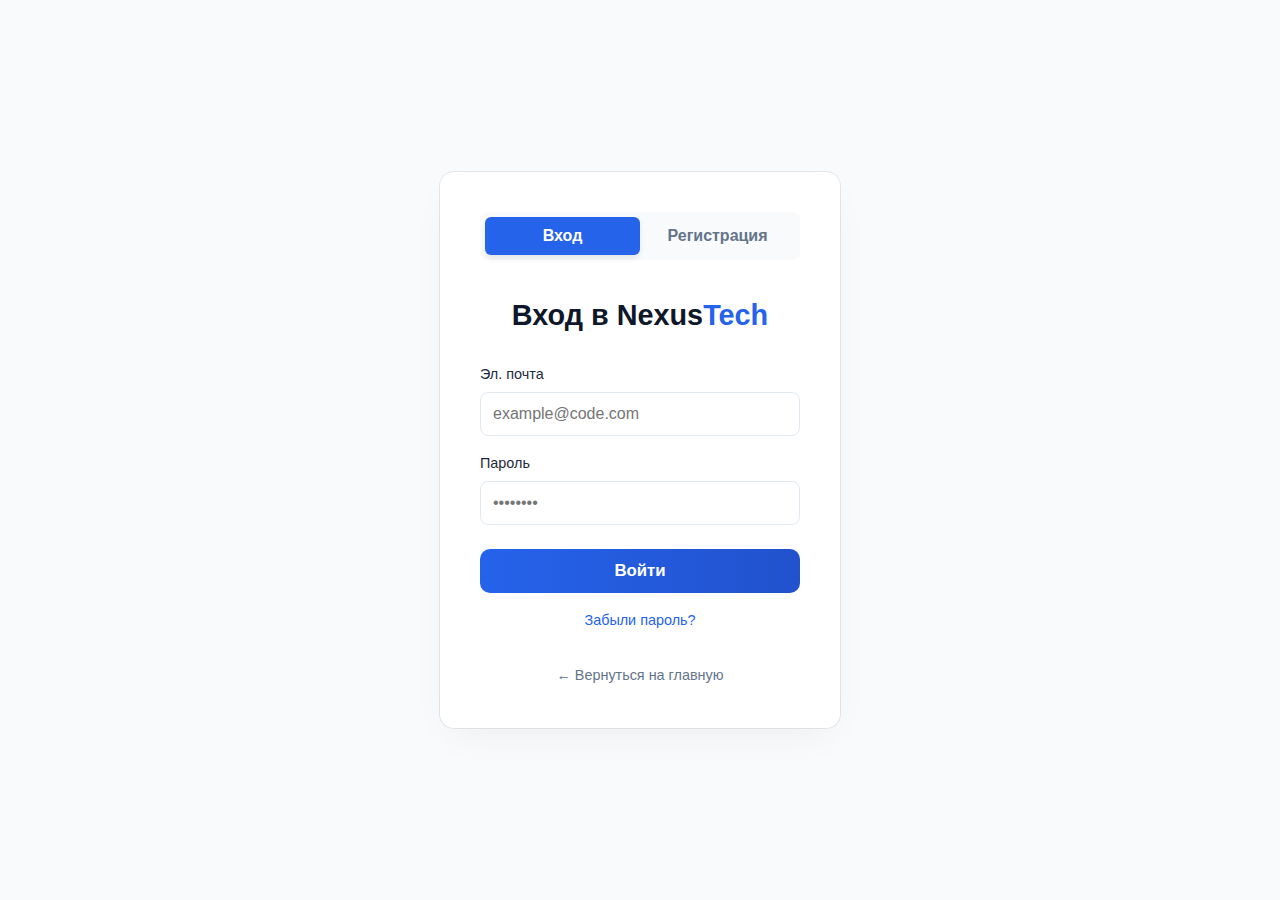
<file: log and reg/auth.html>
<!DOCTYPE html>
<html lang="en">
<head>
    <meta charset="UTF-8">
    <meta name="viewport" content="width=device-width, initial-scale=1.0">
    <title>Nexus Tech | Вход и Регистрация</title>
    <link rel="stylesheet" href="style-auth.css">
</head>
<body class="auth-page">
    <div class="auth-wrapper">
        <div class="auth-container">
            <div class="form-toggle">
                <button class="toggle-btn active" id="login-toggle">Вход</button>
                <button class="toggle-btn" id="register-toggle">Регистрация</button>
            </div>

            <div class="auth-form-box active" id="login-form-box">
                <h2>Вход в Nexus<span>Tech</span></h2>
                <form class="auth-form" action="#" method="POST">
                    <div class="form-group">
                        <label for="login-email">Эл. почта</label>
                        <input type="email" id="login-email" placeholder="example@code.com" required>
                    </div>
                    <div class="form-group">
                        <label for="login-password">Пароль</label>
                        <input type="password" id="login-password" placeholder="••••••••" required>
                    </div>
                    <button type="submit" class="btn-submit">Войти</button>
                    <a href="#" class="forgot-link">Забыли пароль?</a>
                </form>
            </div>

            <div class="auth-form-box" id="register-form-box">
                <h2>Создать аккаунт</h2>
                <form class="auth-form" action="#" method="POST">
                    <div class="form-group">
                        <label for="register-name">Имя пользователя</label>
                        <input type="text" id="register-name" placeholder="NexusCoder" required>
                    </div>
                    <div class="form-group">
                        <label for="register-email">Эл. почта</label>
                        <input type="email" id="register-email" placeholder="newuser@code.com" required>
                    </div>
                    <div class="form-group">
                        <label for="register-password">Пароль</label>
                        <input type="password" id="register-password" placeholder="••••••••" required>
                    </div>
                    <button type="submit" class="btn-submit">Зарегистрироваться</button>
                </form>
            </div>
            
            <p class="back-link"><a href="index.html">← Вернуться на главную</a></p>
        </div>
    </div>

    <script>
        const loginToggle = document.getElementById('login-toggle');
        const registerToggle = document.getElementById('register-toggle');
        const loginFormBox = document.getElementById('login-form-box');
        const registerFormBox = document.getElementById('register-form-box');

        loginToggle.addEventListener('click', () => {
            loginFormBox.classList.add('active');
            registerFormBox.classList.remove('active');
            loginToggle.classList.add('active');
            registerToggle.classList.remove('active');
        });

        registerToggle.addEventListener('click', () => {
            loginFormBox.classList.remove('active');
            registerFormBox.classList.add('active');
            loginToggle.classList.remove('active');
            registerToggle.classList.add('active');
        });
    </script>
</body>
</html>
</file>
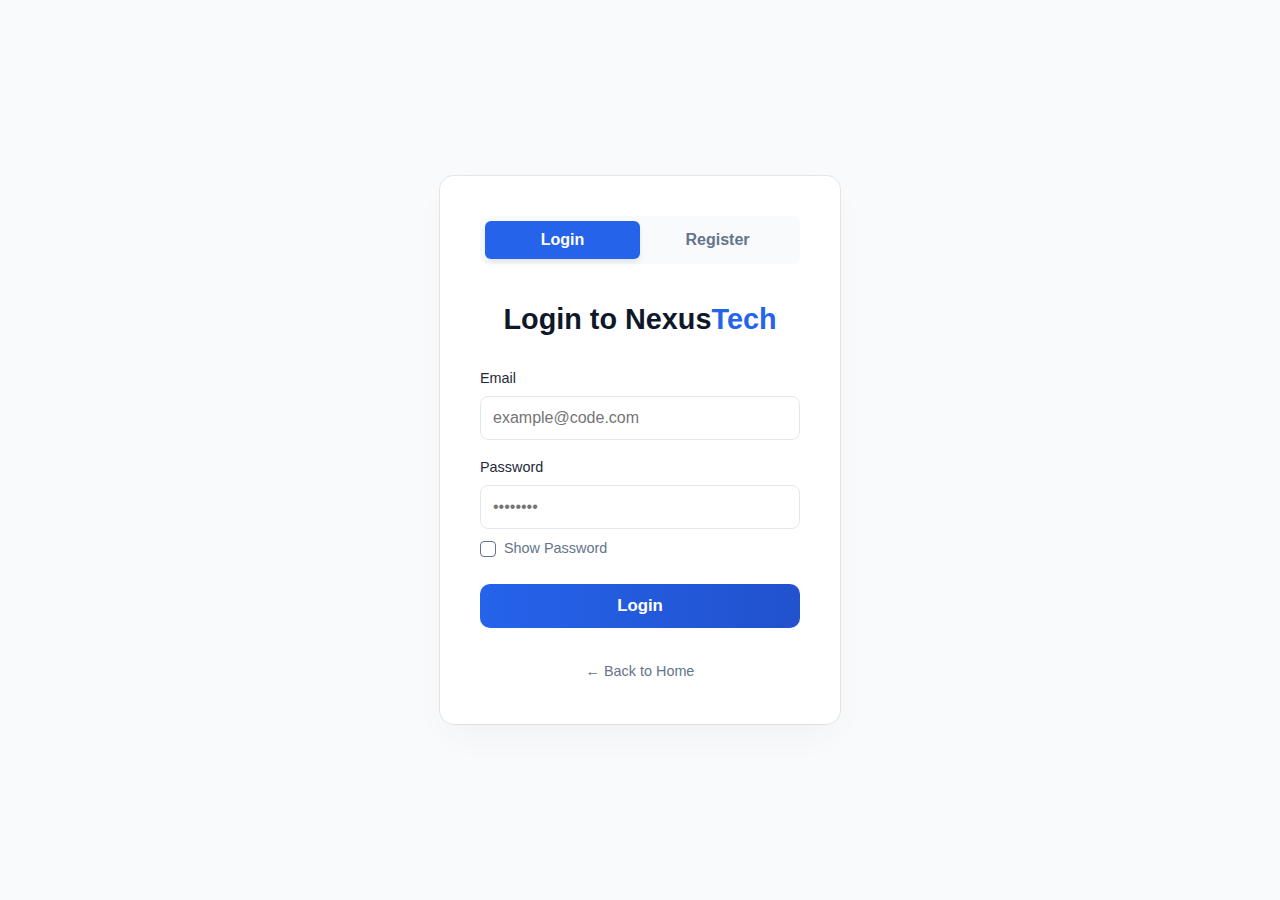
<file: logandreg/auth.html>
<!DOCTYPE html>
<html lang="en">
<head>
    <meta charset="UTF-8">
    <meta name="viewport" content="width=device-width, initial-scale=1.0">
    <title>Nexus Tech | Login and Register</title>
    <link rel="stylesheet" href="style-auth.css">
</head>
<body class="auth-page">
    <div class="auth-wrapper">
        <div class="auth-container">
            <div class="form-toggle">
                <button class="toggle-btn active" id="login-toggle">Login</button>
                <button class="toggle-btn" id="register-toggle">Register</button>
            </div>

            <div class="auth-form-box active" id="login-form-box">
                <h2>Login to Nexus<span>Tech</span></h2>
                <form class="auth-form" id="loginForm" action="#" method="POST">
                    <div id="loginErrorBox" class="error-message-box"></div>
                    
                    <div class="form-group">
                        <label for="loginEmail">Email</label>
                        <input type="email" id="loginEmail" placeholder="example@code.com" required>
                    </div>
                    
                    <div class="form-group">
                        <label for="loginPassword">Password</label>
                        <input type="password" id="loginPassword" placeholder="••••••••" required>
                    </div>
                    <div class="checkbox-group">
                        <input type="checkbox" id="show-login-password">
                        <label for="show-login-password">Show Password</label>
                    </div>
                    <button type="submit" class="btn-submit">Login</button>
                </form>
            </div>

            <div class="auth-form-box" id="register-form-box">
                <h2>Create Account</h2>
                <form class="auth-form" id="registerForm" action="#" method="POST">
                    <div id="registerErrorBox" class="error-message-box"></div>
                    
                    <div class="form-group">
                        <label for="fullName">Username</label>
                        <input type="text" id="fullName" placeholder="NexusCoder" required>
                    </div>
                    <div class="form-group">
                        <label for="email">Email</label>
                        <input type="email" id="email" placeholder="newuser@code.com" required>
                    </div>
                    
                    <div class="form-group">
                        <label for="password">Password</label>
                        <input type="password" id="password" placeholder="••••••••" required>
                    </div>
                    <div class="form-group">
                        <label for="confirmPassword">Confirm Password</label>
                        <input type="password" id="confirmPassword" placeholder="••••••••" required>
                    </div>
                    
                    <div class="checkbox-group">
                        <input type="checkbox" id="show-register-password">
                        <label for="show-register-password">Show Password</label>
                    </div>
                    <button type="submit" class="btn-submit">Register</button>
                </form>
            </div>
            
            <p class="back-link"><a href="index.html">← Back to Home</a></p>
        </div>
    </div>

    <script>
        const loginToggle = document.getElementById('login-toggle');
        const registerToggle = document.getElementById('register-toggle');
        const loginFormBox = document.getElementById('login-form-box');
        const registerFormBox = document.getElementById('register-form-box');

        loginToggle.addEventListener('click', () => {
            loginFormBox.classList.add('active');
            registerFormBox.classList.remove('active');
            loginToggle.classList.add('active');
            registerToggle.classList.remove('active');
            document.getElementById('registerErrorBox').style.display = 'none';
        });

        registerToggle.addEventListener('click', () => {
            loginFormBox.classList.remove('active');
            registerFormBox.classList.add('active');
            loginToggle.classList.remove('active');
            registerToggle.classList.add('active');
            document.getElementById('loginErrorBox').style.display = 'none';
        });

        const showLoginPassword = document.getElementById('show-login-password');
        const loginPasswordInput = document.getElementById('loginPassword');
        
        showLoginPassword.addEventListener('change', (e) => {
            loginPasswordInput.type = e.target.checked ? 'text' : 'password';
        });

        const showRegisterPassword = document.getElementById('show-register-password');
        const registerPasswordInput = document.getElementById('password');
        const registerConfirmPasswordInput = document.getElementById('confirmPassword');
        
        showRegisterPassword.addEventListener('change', (e) => {
            const isChecked = e.target.checked;
            registerPasswordInput.type = isChecked ? 'text' : 'password';
            registerConfirmPasswordInput.type = isChecked ? 'text' : 'password';
        });
    </script>

    <script src="script.js"></script>
</body>
</html>
</file>
<file: css/style.css>
:root {
    --primary: #2563eb;
    --secondary: #1e293b;
    --bg-body: #f8fafc;
    --main-text: #0f172a;
    --muted-text: #64748b;
    --radius: 12px;
    --shadow: 0 4px 6px -1px rgba(0, 0, 0, 0.1);
}

* {
    box-sizing: border-box;
    margin: 0;
    padding: 0;
}

body {
    font-family: 'Inter', 'Segoe UI', Roboto, Helvetica, Arial, sans-serif;
    background-color: #f1f5f9; 
    color: var(--main-text);
    line-height: 1.6;
}

img {
    max-width: 100%;
    display: block;
    object-fit: cover;
}

a {
    text-decoration: none;
    color: inherit;
    transition: color .2s;
}

.container {
    max-width: 1200px;
    margin: 0 auto;
    padding: 0 20px;
}

header {
    background: rgba(255, 255, 255, 0.95);
    backdrop-filter: blur(10px);
    position: sticky;
    top: 0;
    z-index: 100;
    animation: fadeDown .6s cubic-bezier(.34, 1.56, .64, 1);
    border-bottom: 1px solid rgba(0,0,0,0.05);
}

@keyframes fadeDown {
    from { opacity: 0; transform: translateY(-20px); }
    to { opacity: 1; transform: translateY(0); }
}

nav {
    display: flex;
    justify-content: space-between;
    align-items: center;
    height: 80px;
}

.nav-actions {
    display: flex;
    align-items: center;
    gap: 0.75rem;
}

.btn-signin {
    font-weight: 600;
    color: var(--primary);
    font-size: 0.95rem;
    padding: .4rem .8rem;
    border-radius: 8px;
    transition: all .2s ease;
}

.btn-signin:hover {
    background: rgba(37, 99, 235, 0.06);
}

.logo {
    font-size: 1.5rem;
    font-weight: 800;
    color: var(--secondary);
    transition: transform .25s ease;
}

.logo span { color: var(--primary); }
.logo:hover { transform: scale(1.05); }

.nav-links {
    display: flex;
    gap: 2.5rem;
    list-style: none;
}

.nav-links a {
    position: relative;
    font-size: 1rem;
    font-weight: 500;
    color: var(--secondary);
}

.nav-links a::after {
    content: "";
    position: absolute;
    left: 0;
    bottom: -5px;
    width: 0%;
    height: 2px;
    background: var(--primary);
    transition: width .25s ease;
}

.nav-links a:hover { 
    color: var(--primary); 
}

.nav-links a:hover::after {
     width: 100%; 
}

.nav-links a.active { 
    color: var(--primary); 
}

.btn-subscribe {
    background: var(--primary);
    color: white;
    padding: .6rem 1.2rem;
    border-radius: 8px;
    font-weight: 600;
    box-shadow: 0 4px 10px rgba(37, 99, 235, 0.2);
    transition: transform .25s ease, box-shadow .25s ease;
}

.btn-subscribe:hover {
    transform: translateY(-2px);
    box-shadow: 0 6px 15px rgba(37, 99, 235, 0.3);
}

.menu-toggle {
    display: none;
    font-size: 1.8rem;
    cursor: pointer;
    transition: color 0.3s ease, transform 0.3s ease; 
    font-weight: 500; 
    line-height: 1;
    padding: 5px; 
    color: var(--secondary); 
}

.menu-toggle:hover {
    color: var(--primary);
    transform: scale(1.1);
}


.mobile-menu a.btn-subscribe {
    background: var(--primary);
    color: white;
    box-shadow: 0 4px 10px rgba(37, 99, 235, 0.2);
    margin-top: 10px;
    transition: transform .2s ease;
}
.mobile-menu a.btn-secondary { 
    background: #fef2f2;
    color: #dc2626;
    border: 1px solid #fecaca;
    font-weight: 600;
}

@media (max-width: 768px) {
    .mobile-menu a {
        display: block !important; 
    }
}

.mobile-menu {
    list-style: none;
    display: none;
    flex-direction: column;
    gap: 1.2rem;
    background: white;
    padding: 1rem;
    position: absolute;
    right: 20px;
    top: 80px;
    width: 350px;
    border-radius: var(--radius);
    box-shadow: 0 10px 30px rgba(0, 0, 0, 0.1);
    opacity: 0;
    transform: translateY(10px);
    transition: all 0.4s cubic-bezier(0.2, 0.8, 0.2, 1); 
}

.mobile-menu a {
    display: block !important;
    text-align: center;
    padding: 10px 15px; 
    border-radius: 8px;
    font-size: 1rem !important;
    font-weight: 600 !important;
}


.mobile-menu.open {
    display: flex;
    opacity: 1;
    transform: translateY(0);
}

.mobile-menu a:not(.btn-subscribe):not(.btn-secondary) {
    color: var(--secondary);
    font-weight: 500;
    transition: all 0.2s ease-out; 
}

.mobile-menu a:hover:not(.btn-subscribe):not(.btn-secondary) { 
    background: #f1f5f9; 
    color: var(--primary);
}

.mobile-menu a.btn-subscribe,
.mobile-menu a.btn-secondary {
    transition: all 0.25s ease-out; 
}

.mobile-menu a.btn-subscribe:hover,
.mobile-menu a.btn-secondary:hover {
    transform: translateY(-2px);
    box-shadow: 0 4px 10px rgba(0, 0, 0, 0.1);
}



.mobile-menu li a:not(.btn-subscribe):not(.btn-secondary) {
    position: relative;
    padding: 10px 0; 
    text-align: center;
    display: inline-block; 
    
    color: var(--secondary);
    font-weight: 500;
    transition: color 0.2s ease-out; 
}

.mobile-menu li a:not(.btn-subscribe):not(.btn-secondary)::after {
    content: "";
    position: absolute;
    left: 50%; 
    bottom: 5px; 
    
    width: 0;
    height: 2px;
    background: var(--primary);
    
    
    transform: translateX(-50%); 
    transition: width 0.3s ease-out; 
}

.mobile-menu li a:hover:not(.btn-subscribe):not(.btn-secondary) { 
    color: var(--primary);
}

.mobile-menu li a:hover:not(.btn-subscribe):not(.btn-secondary)::after,
.mobile-menu li a.active:not(.btn-subscribe):not(.btn-secondary)::after {
    width: 80px; 
}

@media (max-width: 768px) {
    .nav-links { display: none; }
    .menu-toggle { display: block; }
    .nav-actions .btn-signin,
    .nav-actions .btn-subscribe {
        display: none;
    }
}

@keyframes heroFade {
    from { opacity: 0; transform: translateY(25px); }
    to { opacity: 1; transform: translateY(0); }
}

.hero {
    position: relative;
    padding: 140px 0;
    text-align: center;
    background: linear-gradient(135deg, #e0f2f7 0%, #d1e7fa 100%);
    opacity: 0;
    animation: heroFade .9s cubic-bezier(.34, 1.56, .64, 1) .2s forwards;
    overflow: hidden;
}

.hero::before {
    content: "";
    position: absolute;
    inset: 0;
    background-image: url('data:image/svg+xml,%3Csvg width="60" height="60" viewBox="0 0 60 60" xmlns="http://www.w3.org/2000/svg"%3E%3Cg fill="%232563eb" fill-opacity="0.05" fill-rule="evenodd"%3E%3Cpath d="M36 34v-4h-2v4h-4v2h4v4h2v-4h4v-2h-4zm0-30V0h-2v4h-4v2h4v4h2V6h4V4h-4zM6 34v-4H4v4H0v2h4v4h2v-4h4v-2H6zM6 4V0H4v4H0v2h4v4h2V6h4V4H6z"/%3E%3C/g%3E%3C/svg%3E');
    z-index: 1;
    opacity:0.3
}

.hero-content {
    position: relative;
    z-index: 5;
}

.hero-badge {
    display: inline-block;
    background: rgba(255, 255, 255, 0.6);
    backdrop-filter: blur(5px);
    color: var(--primary);
    padding: 8px 16px;
    border-radius: 30px;
    font-size: 0.85rem;
    font-weight: 700;
    margin-bottom: 1.5rem;
    border: 1px solid rgba(255, 255, 255, 0.8);
}

.hero h1 {
    font-size: 3.5rem;
    font-weight: 800;
    color: var(--secondary);
    line-height: 1.1;
    margin-bottom: 1rem;
    letter-spacing: -0.03em;
}

.hero h1 span { color: var(--primary); }

.hero p {
    font-size: 1.15rem;
    max-width: 600px;
    margin: 0 auto 2.5rem;
    color: var(--muted-text);
}

.hero-buttons {
    display: flex;
    justify-content: center;
    gap: 1rem;
}

.hero-btn {
    padding: .85rem 2rem;
    border-radius: 10px;
    font-weight: 600;
    font-size: 1rem;
    transition: .25s ease;
    text-align: center;
}

.hero-btn.primary {
    background: var(--primary);
    color: #fff;
    box-shadow: 0 10px 20px -5px rgba(37, 99, 235, 0.4);
}

.hero-btn.primary:hover {
    transform: translateY(-2px);
    box-shadow: 0 15px 30px -5px rgba(37, 99, 235, 0.5);
}

.hero-btn.secondary {
    background: rgba(255, 255, 255, 0.8);
    color: var(--secondary);
    border: 1px solid rgba(0,0,0,0.05);
}

.hero-btn.secondary:hover {
    background: white;
    transform: translateY(-2px);
    color: var(--primary);
}

@media (max-width: 768px) {
    .hero { padding: 100px 0; }
    .hero h1 { font-size: 2.5rem; }
    .hero-buttons { 
        flex-direction: column; 
        width: 90%; 
        max-width: 250px; 
        margin: 0 auto; 
        gap: 0.8rem; 
    }
    .hero-btn {
        width: 100%; 
        padding: 0.75rem 1.5rem;
        font-size: 1rem; 
    }
}

@media (max-width: 480px) {
    .hero-buttons { 
        width: 100%;
    }
    .hero-btn {
        padding: 0.6rem 1rem;
        font-size: 0.95rem; 
    }
}

.section-padding {
    padding: 100px 0;
    position: relative;
    background-image: 
        linear-gradient(rgba(37, 99, 235, 0.04) 1px, transparent 1px),
        linear-gradient(90deg, rgba(37, 99, 235, 0.04) 1px, transparent 1px);
    background-size: 40px 40px;
    background-position: center top;
}

.section-padding::after {
    content: "";
    position: absolute;
    top: 50%;
    left: 50%;
    transform: translate(-50%, -50%);
    width: 600px;
    height: 400px;
    background: radial-gradient(circle, rgba(37, 99, 235, 0.08) 0%, transparent 70%);
    filter: blur(60px);
    z-index: -1;
}
.bg-offset { background-color: #f1f5f9; }

.card-link, .card-link-side {
    text-decoration: none;
    color: inherit;
    display: block;
    height: 100%;
}

.section-header {
    display: flex;
    justify-content: space-between;
    align-items: flex-end; 
    margin-bottom: 40px;
    padding-bottom: 20px;
    border-bottom: 2px solid rgba(226, 232, 240, 0.8); 
}

.gradient-text {
    font-size: 2.5rem; 
    font-weight: 800;
    letter-spacing: -0.03em;
}

.view-all {
    color: var(--primary);
    font-weight: 600;
    font-size: 0.95rem;
    transition: transform 0.2s;
}
.view-all:hover { 
    transform: translateX(5px); }

.bento-grid {
    display: grid;
    grid-template-columns: 1.4fr 1fr;
    gap: 30px;
}

@media (max-width: 768px) {
    .bento-grid { 
        grid-template-columns: 1fr; 
    }
}

.bento-item {
    background: #ffffff;
    border-radius: 16px;
    overflow: hidden;
    border: 1px solid rgba(255, 255, 255, 0.6); 
    box-shadow: 0 4px 6px -1px rgba(0, 0, 0, 0.05), 
                0 10px 15px -3px rgba(0, 0, 0, 0.05); 
    transition: all 0.3s cubic-bezier(0.25, 0.8, 0.25, 1);
}

.bento-item:hover {
    transform: translateY(-5px);
    box-shadow: 0 20px 25px -5px rgba(37, 99, 235, 0.15), 
                0 8px 10px -6px rgba(37, 99, 235, 0.1);
    border-color: rgba(37, 99, 235, 0.3);
}


.main-card {
    height: 100%; 
    display: flex;
    flex-direction: column;
}
.main-card .card-link {
    height: 100%;
    display: flex;
    flex-direction: column;
}
.main-card .bento-content {
    flex: 1;
    display: flex;
    flex-direction: column;
    justify-content: center; 
}

.card-image-wrapper {
    height: 260px;
    overflow: hidden;
    position: relative;
}

.card-image-wrapper img {
    width: 100%;
    height: 100%;
    object-fit: cover;
    transition: transform 0.7s ease;
}

.main-card:hover img { 
    transform: scale(1.05); 
}

.badge {
    position: absolute;
    top: 20px;
    left: 20px;
    background: var(--primary);
    color: white;
    padding: 6px 14px;
    border-radius: 30px;
    font-size: 0.75rem;
    font-weight: 700;
    text-transform: uppercase;
    box-shadow: 0 4px 10px rgba(37, 99, 235, 0.3);
}

.bento-content { 
    padding: 25px 30px; 
}

.meta {
    color: var(--muted-text);
    font-size: 0.8rem;
    margin-bottom: 10px;
    font-weight: 600;
    text-transform: uppercase;
    letter-spacing: 0.05em;
}

.bento-content h3 {
    font-size: 1.6rem;
    color: var(--main-text);
    margin-bottom: 12px;
    line-height: 1.3;
}

.bento-content p {
    color: var(--muted-text);
    font-size: 0.95rem;
}

.side-column {
    display: flex;
    flex-direction: column;
    gap: 30px; 
    height: 100%; 
}

.side-card {
    flex: 1;
    display: flex;
    flex-direction: column; 
    background: #ffffff; 
    border-radius: 16px;
    overflow: hidden;
    border: 1px solid rgba(255, 255, 255, 0.6);
    box-shadow: 0 4px 6px -1px rgba(0, 0, 0, 0.05);
    transition: all 0.3s ease;
}

.side-image {
    width: 150px;
    height: 110px;
    border-radius: 12px;
    overflow: hidden;
    flex-shrink: 0;
    box-shadow: 0 4px 10px rgba(0,0,0,0.05);
}

.card-link-side {
    display: flex;
    align-items: center; 
    padding: 20px;
    gap: 20px;
    height: 100%; 
}

.side-image img { 
    width: 100%; 
    height: 100%; 
    object-fit: cover; 
}

.side-content { 
    padding-left: 20px; 
}

.side-content h3 {
    font-size: 1.1rem;
    margin-bottom: 8px;
    color: var(--main-text);
    line-height: 1.4;
}

.read-text {
    color: var(--primary);
    font-size: 0.85rem;
    font-weight: 700;
}
.read-more {
    color: var(--primary);
    font-weight: 600;
    font-size: 0.9rem;
    margin-top: auto; 
}

.features-wrapper {
    display: grid;
    grid-template-columns: repeat(auto-fit, minmax(280px, 1fr));
    gap: 30px;
}

.feature-card {
    background: #fff;
    padding: 40px 30px;
    border-radius: 20px;
    transition: 0.3s;
    border: 1px solid transparent;
}

.feature-card:hover {
    background: linear-gradient(to bottom right, #fff, #f0f7ff);
    border-color: rgba(37,99,235,0.2);
    transform: translateY(-5px);
}

.icon-glow {
    font-size: 2.5rem;
    margin-bottom: 20px;
    filter: drop-shadow(0 0 10px rgba(37, 99, 235, 0.4));
}

.feature-card h3 { 
    font-size: 1.25rem; 
    margin-bottom: 10px; 
}

.feature-card p { 
    color: var(--muted-text); 
    font-size: 0.95rem; 
}

.newsletter-dark {
    padding: 100px 0;
    background: #0f172a; 
    color: white;
    text-align: center;
    position: relative;
    overflow: hidden;
}

.glow-effect {
    position: absolute;
    width: 600px;
    height: 600px;
    background: radial-gradient(circle, var(--primary) 0%, rgba(37, 99, 235, 0) 70%);
    top: 50%;
    left: 50%;
    transform: translate(-50%, -50%);
    opacity: 0.25;
    pointer-events: none;
}

.newsletter-body { 
    position: relative; 
    z-index: 2; 
}

.newsletter-body h2 {
    font-size: 3rem;
    margin-bottom: 15px;
    font-weight: 800;
    letter-spacing: -0.02em;
}

.newsletter-body p {
    margin-bottom: 35px;
    opacity: 0.8;
    font-size: 1.1rem;
}

.modern-form {
    display: inline-flex;
    background: rgba(255, 255, 255, 0.08);
    padding: 6px;
    border-radius: 50px;
    border: 1px solid rgba(255, 255, 255, 0.1);
    backdrop-filter: blur(10px);
    width: 100%;
    max-width: 480px;
}

.modern-form input {
    background: transparent;
    border: none;
    color: white;
    padding: 12px 24px;
    outline: none;
    flex: 1;
    font-size: 1rem;
}

.modern-form input::placeholder { color: rgba(255,255,255,0.5); }

.modern-form button {
    background: var(--primary);
    color: white;
    border: none;
    font-size: 14px;
    padding: 14px 32px;
    border-radius: 35px;
    font-weight: 600;
    cursor: pointer;
    transition: 0.3s;
}

.modern-form button:hover {
    box-shadow: 0 0 20px var(--primary);
    transform: scale(1.02);
}

.modern-footer {
    background: #020617; 
    color: white;
    padding: 80px 0 30px;
    border-top: 1px solid rgba(255,255,255,0.05);
}

.footer-row {
    display: flex;
    justify-content: space-between;
    flex-wrap: wrap;
    gap: 50px;
    margin-bottom: 60px;
}

.brand-col { 
    max-width: 300px; 
}

.footer-logo {
    font-size: 1.8rem;
    font-weight: 800;
    margin-bottom: 15px;
    background: linear-gradient(to right, #fff, #94a3b8);
    -webkit-background-clip: text;
    -webkit-text-fill-color: transparent;
}

.brand-col p { 
    color: #64748b; 
    font-size: 0.95rem; 
}

.links-col h4 {
    margin-bottom: 24px;
    color: #fff;
    font-size: 1rem;
    text-transform: uppercase;
    letter-spacing: 0.05em;
}

.links-col ul { 
    list-style: none; 
}

.links-col ul li { 
    margin-bottom: 12px; 
}

.links-col a {
    color: #94a3b8;
    font-size: 0.95rem;
    transition: 0.2s;
}

.links-col a:hover { 
    color: var(--primary); 
    padding-left: 5px; 
}

.copyright {
    text-align: center;
    border-top: 1px solid rgba(255,255,255,0.05);
    padding-top: 30px;
    color: #475569;
    font-size: 0.85rem;
}

.header-content {
    display: flex;
    flex-direction: column;
    gap: 5px;
}
.section-tag {
    color: var(--primary);
    font-weight: 700;
    text-transform: uppercase;
    font-size: 0.8rem;
    letter-spacing: 0.1em;
}
.bottom-grid {
    display: grid;
    grid-template-columns: repeat(auto-fit, minmax(300px, 1fr));
    gap: 30px;
    margin-top: 30px; 
}

.medium-card {
    display: flex;
    flex-direction: column;
    height: 100%;
}

.medium-image {
    height: 180px; 
    overflow: hidden;
    position: relative;
}

.medium-image img {
    width: 100%;
    height: 100%;
    object-fit: cover;
    transition: transform 0.5s ease;
}

.medium-card:hover .medium-image img {
    transform: scale(1.05);
}

.medium-content {
    padding: 20px;
    display: flex;
    flex-direction: column;
    justify-content: space-between;
    flex: 1;
}

.medium-content h3 {
    font-size: 1.25rem;
    color: var(--main-text);
    margin-bottom: 15px;
    line-height: 1.4;
}

header.scrolled {
    background: rgba(255, 255, 255, 0.9);
    backdrop-filter: blur(10px);
    box-shadow: 0 4px 20px rgba(0, 0, 0, 0.08);
    padding-top: 0;
    padding-bottom: 0;
    height: 70px; 
}

.hidden-element {
    opacity: 0;
    transform: translateY(40px);
    transition: opacity 0.8s ease-out, transform 0.8s ease-out;
}

.in-view {
    opacity: 1;
    transform: translateY(0); 
}

.bento-item:nth-child(2) { transition-delay: 0.1s; }
.side-column { transition-delay: 0.2s; }

.auth-page {
    background-image: 
        linear-gradient(rgba(37, 99, 235, 0.05) 1px, transparent 1px),
        linear-gradient(90deg, rgba(37, 99, 235, 0.05) 1px, transparent 1px);
    background-size: 40px 40px;
    height: 100vh;
    display: flex;
    justify-content: center;
    align-items: center;
}

.auth-wrapper {
    width: 100%;
    padding: 20px;
}

.auth-container {
    background: white;
    max-width: 420px;
    width: 100%;
    margin: 0 auto;
    padding: 40px;
    border-radius: 24px; 
    box-shadow: 0 10px 30px rgba(0, 0, 0, 0.15); 
    border: 1px solid rgba(0, 0, 0, 0.05);
    position: relative;
    overflow: hidden;
}

.form-toggle {
    display: flex;
    background: #e2e8f0;
    padding: 4px;
    border-radius: 12px;
    margin-bottom: 30px;
}

.toggle-btn {
    flex: 1;
    padding: 13px;
    border: none;
    background: transparent;
    border-radius: 12px;
    font-weight: 600;
    color: var(--muted-text);
    cursor: pointer;
    transition: all 0.3s ease;
    font-size: 0.95rem;
}

.toggle-btn.active {
    background: var(--primary);
    color: white;
    box-shadow: 0 3px 8px rgba(37, 99, 235, 0.4); 
}

.auth-form-box {
    display: none;
    animation: fadeIn 0.4s ease;
}

.auth-form-box.active { display: block; }

@keyframes fadeIn {
    from { opacity: 0; transform: translateY(10px); }
    to { opacity: 1; transform: translateY(0); }
}

.header-box { text-align: center; margin-bottom: 25px; }

.header-box h2 {
    font-size: 1.8rem;
    font-weight: 800;
    color: var(--main-text);
    margin-bottom: 5px;
}

.header-box p { color: var(--muted-text); font-size: 0.95rem; }

.form-group { margin-bottom: 20px; }

.form-group label {
    display: block;
    font-size: 0.85rem;
    font-weight: 600;
    color: var(--secondary);
    margin-bottom: 8px;
}

.form-group input {
    width: 100%;
    padding: 12px 16px;
    border-radius: 10px;
    border: 1px solid #cbd5e1;
    background: #f8fafc;
    font-size: 1rem;
    outline: none;
    transition: 0.2s;
    font-family: inherit;
}

.form-group input:focus {
    outline: none;
    border-color: var(--primary);
    box-shadow: 0 0 0 4px rgba(37, 99, 235, 0.2); 
    background: white;
}

.btn-submit {
    width: 100%;
    padding: 14px;
    border-radius: 10px;
    border: none;
    background: var(--primary); 
    color: white;
    font-size: 1.05rem;
    font-weight: 700;
    cursor: pointer;
    margin-top: 0.88rem;
    box-shadow: 0 8px 15px rgba(37, 99, 235, 0.3); 
    transition: transform .25s ease, box-shadow .25s ease;
}

.btn-submit:hover {
    transform: translateY(-2px);
    box-shadow: 0 10px 20px rgba(37, 99, 235, 0.4);
}

.form-footer {
    display: flex;
    justify-content: space-between;
    align-items: center;
    margin-bottom: 20px;
    font-size: 0.9rem;
}

.checkbox-group {
    display: flex;
    align-items: center;
    gap: 8px;
    margin: 0;
}

.checkbox-group input[type="checkbox"] {
    width: 16px;
    height: 16px;
    cursor: pointer;
    accent-color: var(--primary);
    flex-shrink: 0;
}

.checkbox-group label {
    font-size: 0.9rem;
    color: var(--muted-text);
    cursor: pointer;
}

.forgot-link {
    color: var(--primary);
    text-decoration: none;
    font-weight: 500;
}

.forgot-link:hover { text-decoration: underline; }

.error-message-box {
    display: none;
    background: #fef2f2; 
    color: #dc2626; 
    padding: 12px;
    border-radius: 10px;
    font-size: 0.9rem;
    margin-bottom: 20px;
    border: 1px solid #fecaca;
    font-weight: 600;
    text-align: center;
}

.back-link {
    text-align: center;
    margin-top: 30px;
    padding-top: 20px;
    border-top: 1px solid #e2e8f0;
}

.back-link a {
    color: var(--muted-text);
    text-decoration: none;
    font-weight: 500;
    font-size: 0.95rem;
    transition: color 0.2s;
}

.back-link a:hover { color: var(--primary); }


.profile-section {
    min-height: 80vh; 
    display: flex;
    align-items: center;
    background-color: var(--bg-body); 
}

.profile-card {
    max-width: 700px;
    width: 100%;
    margin: 0 auto;
    padding: 60px;
    text-align: center;
    background-image: none; 
}

.profile-card h1 {
    font-size: 2.5rem;
    font-weight: 800;
    margin-bottom: 20px;
}

.profile-card p {
    color: var(--muted-text);
    font-size: 1.1rem;
    margin-bottom: 40px;
}

.profile-actions {
    display: flex;
    justify-content: center;
    gap: 15px;
    margin-top: 20px;
}

.btn-primary {
    background: var(--primary);
    color: white;
    padding: 16px 28px;
    border-radius: 15px;
    font-weight: 600;
    transition: all 0.2s ease;
    cursor: pointer;
    border:2px solid;
}
.btn-primary:hover {
    transform: translateY(-2px);
}

.btn-secondary {
    background: transparent;
    border: 1px solid var(--muted-text);
    color: var(--muted-text);
    padding: 12px 28px;
    border-radius: 8px;
    font-weight: 600;
    transition: all 0.2s ease;
}
.btn-secondary:hover {
    color: var(--primary);
    border-color: var(--primary);
}

.profile-section {
    min-height: calc(100vh - 80px - 200px); 
    padding-top: 50px; 
    padding-bottom: 80px;
    display: flex; 
    align-items: flex-start; 
    background-color: var(--bg-body); 
    background-image:
        linear-gradient(rgba(37, 99, 235, 0.03) 1px, transparent 1px),
        linear-gradient(90deg, rgba(37, 99, 235, 0.03) 1px, transparent 1px);
    background-size: 40px 40px;
    background-position: center center;
}

.profile-layout {
    display: grid;
    grid-template-columns: 280px 1fr; 
    gap: 30px;
    align-items: flex-start;
}

@media (max-width: 992px) {
    .profile-layout {
        grid-template-columns: 1fr;
    }
}


.profile-nav {
    text-align: center;
    background: white;
    border-radius: 20px;
    padding: 30px;
    box-shadow: var(--shadow);
    border: 1px solid rgba(0, 0, 0, 0.05);
    position: sticky;
    top: 100px; 
    animation: fadeDown .6s cubic-bezier(.34, 1.56, .64, 1) .2s forwards;
    opacity: 0;
    transform: translateY(-20px);
}

.profile-nav h3 {
    font-size: 1.2rem;
    font-weight: 700;
    color: var(--secondary);
    margin-bottom: 25px;
}

.profile-nav ul {
    list-style: none;
    margin-bottom: 30px;
}

.profile-nav ul li {
    margin-bottom: 8px;
}

.profile-nav ul li a {
    display: block;
    padding: 10px 15px;
    border-radius: 10px;
    color: var(--muted-text);
    font-weight: 500;
    transition: all 0.2s ease;
}

.profile-nav ul li a:hover {
    background: #f1f5f9;
    color: var(--main-text);
}

.profile-nav ul li a.active {
    background: var(--primary);
    color: white;
    box-shadow: 0 4px 10px rgba(37, 99, 235, 0.2);
}

.sign-out-btn {
    width: 100%;
    margin-top: 10px;
    padding: 10px 15px;
    background: #fef2f2;
    color: #dc2626;
    border-color: #fecaca;
    font-weight: 600;
    font-size: 0.95rem;
    cursor:pointer;
}

.sign-out-btn:hover {
    background: #fee2e2;
    color: #b91c1c;
    border-color: #ef4444;
}


.profile-content {
    display: flex;
    flex-direction: column;
    gap: 30px;
}

.profile-content-section {
    background: white;
    border-radius: 20px;
    padding: 40px;
    box-shadow: var(--shadow);
    border: 1px solid rgba(0, 0, 0, 0.05);
    display: none; 
    animation: fadeIn 0.4s ease forwards; 
}

.profile-content-section.active {
    display: block; 
}

.profile-content-section h2 {
    font-size: 2rem;
    font-weight: 800;
    margin-bottom: 15px;
    text-align: left;
}

.profile-content-section .section-description {
    color: var(--muted-text);
    font-size: 1rem;
    margin-bottom: 30px;
    line-height: 1.5;
}

.overview-grid {
    display: grid;
    grid-template-columns: repeat(auto-fit, minmax(200px, 1fr));
    gap: 20px;
    margin-bottom: 40px;
}

.overview-card {
    background: #f8fafc; 
    border-radius: 12px;
    padding: 25px;
    border: 1px solid #e2e8f0;
    text-align: left;
}

.overview-card h3 {
    font-size: 0.95rem;
    color: var(--muted-text);
    font-weight: 600;
    margin-bottom: 10px;
    text-transform: uppercase;
}

.overview-card .metric {
    font-size: 1.8rem;
    font-weight: 700;
    color: var(--main-text);
}

.overview-card .metric .edit-link {
    font-size: 0.9rem;
    color: var(--primary);
    margin-left: 10px;
    font-weight: 500;
}
.overview-card .metric .edit-link:hover { text-decoration: underline; }


.profile-form .form-group {
    margin-bottom: 20px;
}

.profile-form label {
    display: block;
    font-size: 0.9rem;
    font-weight: 600;
    color: var(--secondary);
    margin-bottom: 8px;
}

.profile-form input[type="text"],
.profile-form input[type="email"],
.profile-form input[type="password"],
.profile-form textarea {
    width: 100%;
    padding: 12px 16px;
    border-radius: 10px;
    border: 1px solid #cbd5e1;
    background: #f8fafc;
    font-size: 1rem;
    outline: none;
    transition: 0.2s;
    font-family: inherit;
    color: var(--main-text);
}

.profile-form input:focus,
.profile-form textarea:focus {
    border-color: var(--primary);
    box-shadow: 0 0 0 4px rgba(37, 99, 235, 0.2); 
    background: white;
}

.profile-form textarea {
    resize: vertical;
    min-height: 80px;
}

.profile-form .btn-primary {
    margin-top: 20px;
    padding: 12px 25px;
    font-size: 1rem;
}


.notification-toggle-group {
    display: flex;
    align-items: center;
    justify-content: space-between;
    margin-bottom: 20px;
    padding-bottom: 20px;
    border-bottom: 1px solid #e2e8f0;
}

.notification-toggle-group:last-of-type {
    margin-bottom: 30px;
    border-bottom: none;
}

.notification-toggle-group span {
    font-size: 1rem;
    color: var(--main-text);
    font-weight: 500;
    flex-grow: 1;
    text-align: left;
    margin-left: 15px; 
}


.toggle-switch {
    position: relative;
    display: inline-block;
    width: 60px;
    height: 25px;
    flex-shrink: 0;
}

.toggle-switch input {
    opacity: 0;
    width: 0;
    height: 0;
}

.slider {
    position: absolute;
    cursor: pointer;
    top: 0;
    left: 0;
    right: 0;
    bottom: 0;
    background-color: #ccc;
    -webkit-transition: .4s;
    transition: .4s;
}

.slider:before {
    position: absolute;
    content: "";
    height: 18px;
    width: 18px;
    left: 4px;
    bottom: 3.5px;
    background-color: white;
    -webkit-transition: .4s;
    transition: .4s;
    box-shadow: 0 1px 3px rgba(0,0,0,0.2);
}

input:checked + .slider {
    background-color: var(--primary);
}

input:focus + .slider {
    box-shadow: 0 0 0 2px rgba(37, 99, 235, 0.4);
}

input:checked + .slider:before {
    -webkit-transform: translateX(20px);
    -ms-transform: translateX(20px);
    transform: translateX(20px);
}

.slider.round {
    border-radius: 25px;
}

.slider.round:before {
    border-radius: 50%;
}


@media (max-width: 768px) {
    .profile-layout {
        grid-template-columns: 1fr;
        gap: 20px;
    }

    .profile-nav {
        position: relative; 
        top: auto;
    }

    .profile-nav h3 {
        text-align: center;
    }

    .profile-content-section {
        padding: 30px 20px;
    }

    .profile-content-section h2 {
        font-size: 1.8rem;
        text-align: center;
    }

    .profile-content-section .section-description {
        text-align: center;
    }

    .overview-grid {
        grid-template-columns: 1fr;
    }
    
    .notification-toggle-group {
        flex-direction: column;
        align-items: flex-start;
        gap: 10px;
    }
    .notification-toggle-group span {
        margin-left: 0;
    }
}


@media (max-width: 480px) {
    .container {
        padding: 0 15px; 
    }

    .gradient-text {
        font-size: 2rem; 
    }

    
    nav {
        height: 60px; 
    }
    
    .nav-actions {
        gap: 0.5rem;
    }

    .btn-subscribe {
        padding: 0.5rem 0.8rem; 
        font-size: 0.9rem;
    }
    
    .logo {
        font-size: 1.3rem; 
    }

    
    .hero {
        padding: 80px 0 50px; 
    }
    
    .hero h1 {
        font-size: 2.2rem;
    }
    
    .hero p {
        font-size: 1rem;
        margin-bottom: 2rem;
    }

    .hero-buttons {
        flex-direction: column; 
        width: 100%;
    }
    
    .hero-btn {
        width: 100%;
        padding: 0.7rem 1.5rem;
    }

    
    .section-padding {
        padding: 40px 0;
    }
    
    .bento-content h3 {
        font-size: 1.4rem;
    }
    
    .section-header {
        flex-direction: column; 
        align-items: flex-start;
        gap: 10px;
    }

   
    .newsletter-dark {
        padding: 40px 0; 
    }
    
    .newsletter-body h2 {
        font-size: 1.8rem; 
    }

    
    .footer-row {
        flex-direction: column;
        gap: 30px;
    }
    
    .links-col {
        width: 100%;
        margin-top: 10px;
    }

    
    .auth-container {
        padding: 30px 15px;
    }
    
    .auth-page {
        align-items: flex-start;
        padding-top: 50px;
    }
    
   
    .profile-nav ul li a {
        padding: 8px 10px;
        font-size: 0.9rem;
    }
}


@media (max-width: 380px) {
    .hero h1 {
        font-size: 2rem;
    }
}

.mobile-divider {
    height: 1px;
    background: #e2e8f0;
    margin: 10px 0;
}

.mobile-cta {
    margin-top: 20px;
    padding: 0; 
}

.mobile-cta a {
    text-align: center;
    width: 100%;
    padding: 10px 15px;
    font-size: 1rem;
    display: block;
}

.mobile-menu a.btn-secondary { 
    background: #fef2f2;
    color: #dc2626;
    border: 1px solid #fecaca;
    font-weight: 600;
}


@media (max-width: 768px) {
    
    .nav-links { display: none; }
    .menu-toggle { display: block; }

    
    .nav-actions a {
        display: none !important; 
    }

    
    .hero { padding: 100px 0; }
    .hero h1 { font-size: 2.5rem; }
    .hero-buttons { flex-direction: column; width: 80%; margin: 0 auto; }
    
    .bento-grid { 
    grid-template-columns: 1fr; 
    }


    .profile-layout {
        grid-template-columns: 1fr;
        gap: 20px;
}
}







.post-container {
    max-width: 800px;
    margin: 3rem auto;
    background: white;
    padding: 0 !important;
    box-shadow: var(--shadow);
    border-radius: var(--radius);
    animation: heroFade 0.8s ease 0.2s forwards;
    opacity: 0;
}

.single-post {
    overflow: hidden;
}

.post-header {
    padding: 2.5rem 2.5rem 1.5rem;
    text-align: center;
}

.post-meta {
    display: flex;
    justify-content: center;
    align-items: center;
    gap: 1rem;
    margin-bottom: 1rem;
    font-size: 0.9rem;
    color: var(--muted-text);
}

.post-header h1 {
    font-size: 2.2rem;
    line-height: 1.2;
    color: var(--secondary);
    margin-bottom: 1.5rem;
}

.author-info {
    display: flex;
    align-items: center;
    justify-content: center;
    gap: 0.8rem;
    text-align: left;
}

.author-info img {
    width: 45px;
    height: 45px;
    border-radius: 50%;
    object-fit: cover;
}

.author-name {
    display: block;
    font-weight: 700;
    color: var(--secondary);
    font-size: 0.95rem;
}

.read-time {
    font-size: 0.85rem;
    color: var(--muted-text);
}

.post-image-wrapper img {
    width: 100%;
    height: auto;
    max-height: 450px;
    object-fit: cover;
}

.post-content {
    padding: 2.5rem;
    font-size: 1.1rem;
    color: #334155;
    line-height: 1.8;
}

.post-content p {
    margin-bottom: 1.5rem;
}

.post-content .lead {
    font-size: 1.25rem;
    font-weight: 500;
    color: var(--secondary);
}

.post-content h2, .post-content h3 {
    color: var(--secondary);
    margin-top: 2rem;
    margin-bottom: 1rem;
    font-weight: 700;
}

.post-content blockquote {
    border-left: 4px solid var(--primary);
    background: #f8fafc;
    padding: 1.5rem;
    font-style: italic;
    color: var(--secondary);
    margin: 2rem 0;
    border-radius: 0 8px 8px 0;
}

.post-content ul {
    margin-bottom: 1.5rem;
    padding-left: 1.5rem;
}

.post-content li {
    margin-bottom: 0.5rem;
}

.post-footer {
    padding: 1.5rem 2.5rem;
    border-top: 1px solid #e2e8f0;
}

.tags span {
    display: inline-block;
    background: #e0f2fe;
    color: #0369a1;
    padding: 4px 10px;
    border-radius: 4px;
    font-size: 0.85rem;
    margin-right: 0.5rem;
    font-weight: 500;
}


@media (max-width: 600px) {
    .page-header h1 { font-size: 2rem; }
    .post-header { padding: 1.5rem; }
    .post-content { padding: 1.5rem; }
    .post-header h1 { font-size: 1.75rem; }
}
.about-hero {
    background: linear-gradient(rgba(15, 23, 42, 0.9), rgba(15, 23, 42, 0.95)),
                url('https://images.unsplash.com/photo-1451187580459-43490279c0fa?ixlib=rb-4.0.3&auto=format&fit=crop&w=2072&q=80');
    background-size: cover;
    background-position: center;
    position: relative;
    padding: 120px 20px;
    color: white;
    min-height: 100vh;
    display: flex;
    justify-content: center;
    align-items: center;
    overflow: hidden;
}

.about-hero::before {
    content: "";
    position: absolute;
    top: 0;
    left: 0;
    width: 100%;
    height: 100%;
    background: radial-gradient(circle at 20% 80%, rgba(56, 189, 248, 0.15) 0%, transparent 50%),
                radial-gradient(circle at 80% 20%, rgba(139, 92, 246, 0.1) 0%, transparent 50%),
                radial-gradient(circle at 40% 40%, rgba(16, 185, 129, 0.1) 0%, transparent 50%);
    z-index: 0;
}

.about-hero-content {
    max-width: 1000px;
    margin: 0 auto;
    z-index: 1;
    position: relative;
    text-align:center;
}

.about-hero h1 {
    font-size: 3.5rem;
    font-weight: 800;
    line-height: 1.1;
    margin-bottom: 30px;
    color: #f8fafc;
    text-shadow: 0 2px 10px rgba(0, 0, 0, 0.3);
    animation: fadeInUp 1.2s ease-out;
    background: linear-gradient(135deg, #60a5fa 0%, #a78bfa 100%);
    -webkit-background-clip: text;
    -webkit-text-fill-color: transparent;
    background-clip: text;
}

.about-hero h2 {
    font-size: 1.2rem;
    font-weight: 600;
    margin-bottom: 15px;
    color: #60a5fa;
    text-transform: uppercase;
    letter-spacing: 2px;
    animation: fadeInUp 1s ease-out;
}

.about-hero p {
    font-size: 1.1rem;
    line-height: 1.8;
    margin-bottom: 25px;
    color: #cbd5e1;
    animation: fadeInUp 1.5s ease-out;
}

@keyframes fadeInUp {
    from {
        opacity: 0;
        transform: translateY(50px);
    }
    to {
        opacity: 1;
        transform: translateY(0);
    }
}

.topics-container {
    display: grid;
    grid-template-columns: repeat(auto-fit, minmax(300px, 1fr));
    gap: 25px;
    margin: 40px 0;
}

.topic-card {
    background: rgba(30, 41, 59, 0.7);
    border-radius: 12px;
    padding: 25px;
    transition: all 0.4s ease-out;
    border-left: 4px solid #60a5fa;
    animation: fadeInUp 1.8s ease-out;
}

.topic-card:hover {
    transform: translateY(-5px);
    box-shadow: var(--shadow-lg);
}

.topic-card.cybersecurity {
    border-left-color: #ef4444;
}

.topic-card.hardware {
    border-left-color: #10b981;
}

.topic-card.iot {
    border-left-color: #8b5cf6;
}

.topic-tag {
    display: inline-block;
    background: rgba(96, 165, 250, 0.2);
    color: #60a5fa;
    padding: 5px 12px;
    border-radius: 20px;
    font-size: 0.8rem;
    font-weight: 600;
    margin-bottom: 15px;
    text-transform: uppercase;
    letter-spacing: 1px;
}

.topic-card.cybersecurity .topic-tag {
    background: rgba(239, 68, 68, 0.2);
    color: #f87171;
}

.topic-card.hardware .topic-tag {
    background: rgba(16, 185, 129, 0.2);
    color: #34d399;
}

.topic-card.iot .topic-tag {
    background: rgba(139, 92, 246, 0.2);
    color: #a78bfa;
}

.topic-card h3 {
    font-size: 1.4rem;
    margin-bottom: 15px;
    color: #f1f5f9;
}

.topic-card p {
    font-size: 1rem;
    margin-bottom: 0;
    color: #94a3b8;
}

.cta-button {
    display: inline-block;
    margin-top: 20px;
    padding: 14px 32px;
    transition: all 0.4s ease-out;
    background: linear-gradient(135deg, #3b82f6 0%, #8b5cf6 100%);
    color: white;
    border-radius: 8px;
    font-weight: 600;
    font-size: 1.1rem;
    box-shadow: 0 4px 15px rgba(59, 130, 246, 0.3);
    animation: fadeInUp 2s ease-out;
    position: relative;
    overflow: hidden;
    z-index: 1;
}

.cta-button::before {
    content: '';
    position: absolute;
    top: 0;
    left: 0;
    width: 100%;
    height: 100%;
    background: linear-gradient(135deg, #8b5cf6 0%, #3b82f6 100%);
    z-index: -1;
    transition: opacity 0.3s ease;
    opacity: 0;
}

.cta-button:hover::before {
    opacity: 1;
}

.cta-button:hover {
    transform: translateY(-2px);
    box-shadow: 0 7px 20px rgba(59, 130, 246, 0.4);
    
}

.floating-elements {
    position: absolute;
    width: 100%;
    height: 100%;
    top: 0;
    left: 0;
    z-index: 0;
    pointer-events: none;
}

.floating-element {
    position: absolute;
    background: rgba(96, 165, 250, 0.1);
    border-radius: 50%;
    animation: float 15s infinite linear;
}

.floating-element:nth-child(1) {
    width: 80px;
    height: 80px;
    top: 10%;
    left: 10%;
    animation-delay: 0s;
}

.floating-element:nth-child(2) {
    width: 120px;
    height: 120px;
    top: 70%;
    left: 80%;
    animation-delay: -5s;
}

.floating-element:nth-child(3) {
    width: 60px;
    height: 60px;
    top: 20%;
    left: 85%;
    animation-delay: -10s;
}

.floating-element:nth-child(4) {
    width: 100px;
    height: 100px;
    top: 80%;
    left: 15%;
    animation-delay: -7s;
}

@keyframes float {
    0% {
        transform: translate(0, 0) rotate(0deg);
    }
    33% {
        transform: translate(30px, -50px) rotate(120deg);
    }
    66% {
        transform: translate(-20px, 20px) rotate(240deg);
    }
    100% {
        transform: translate(0, 0) rotate(360deg);
    }
}

.about-team {
    padding: 80px 0;
    background: var(--bg-body);
}

.about-team h2 {
    text-align: center;
    font-size: 2.5rem;
    color: var(--secondary);
    margin-bottom: 3rem;
}

.team-grid {
    display: grid;
    grid-template-columns: repeat(auto-fill, minmax(250px, 1fr));
    gap: 2rem;
}

.team-member {
    background:rgba(118, 198, 255, 0.05);
    padding: 2rem;
    border-radius: var(--radius);
    box-shadow: var(--shadow);
    text-align: center;
    transition: all 0.4s ease-out;
}

.team-member:hover {
    transform: translateY(-5px);
    box-shadow: var(--shadow-lg);
}

.member-image {
    width: 120px;
    height: 120px;
    border-radius: 50%;
    overflow: hidden;
    margin: 0 auto 1.5rem;
    border: 4px solid var(--primary);
}

.member-image img {
    width: 100%;
    height: 100%;
    object-fit: cover;
}

.team-member h3 {
    font-size: 1.3rem;
    color: var(--secondary);
    margin-bottom: 0.5rem;
}

.team-member p {
    color: var(--muted-text);
    font-size: 0.9rem;
}

.contact-map {
    padding: 60px 0;
    background: var(--bg-body);
}

.contact-map h2 {
    text-align: center;
    font-size: 2.5rem;
    color: var(--secondary);
    margin-bottom: 1rem;
}

.contact-map p {
    text-align: center;
    color: var(--muted-text);
    margin-bottom: 2rem;
}

.map-container {
    border-radius: var(--radius);
    overflow: hidden;
    box-shadow: var(--shadow);
}

@media (max-width: 768px) {
    .nav-links {
        display: none;
    }
    
    .menu-toggle {
        display: block;
    }
    
    .about-hero {
        padding: 80px 20px;
    }
    
    .about-hero h1 {
        font-size: 2.5rem;
    }
    
    .about-hero p {
        font-size: 1rem;
    }
    
    .topics-container {
        grid-template-columns: 1fr;
    }
    
    .floating-element {
        display: none;
    }
    
    .team-grid {
        grid-template-columns: repeat(auto-fill, minmax(200px, 1fr));
        gap: 1.5rem;
    }
    
    .footer-content {
        grid-template-columns: 1fr;
        gap: 2rem;
        text-align: center;
    }
    
    .social-links {
        flex-direction: row;
        justify-content: center;
    }
}

@media (max-width: 480px) {
    .about-hero h1 {
        font-size: 2rem;
    }
    
    .team-grid {
        grid-template-columns: 1fr;
    }
    
    .nav-actions {
        gap: 0.5rem;
    }
    
    .btn-signin,
    .btn-subscribe {
        font-size: 0.9rem;
        padding: 0.3rem 0.6rem;
    }
}
@media (max-width: 992px) {
    .hero h1 { font-size: 3rem; }
    
    .profile-layout {
        grid-template-columns: 1fr;
        gap: 30px;
    }
    .profile-nav {
        position: relative; 
        top: auto;
    }

    .blog-grid-layout {
        grid-template-columns: 1fr;
    }
}

@media (max-width: 768px) {
    .nav-links { 
        display: none; 
    }
    .menu-toggle { 
        display: block; 
    }
    .nav-actions .btn-signin,
    .nav-actions .btn-subscribe {
        display: none !important; 
    }
    .nav-actions a:not(.menu-toggle) {
        display: none !important;
    }
    
    .hero { 
        padding: 100px 0; 
    }
    .hero h1 { 
        font-size: 2.5rem; 
    }
    .hero-buttons { 
        flex-direction: column; 
        width: 80%; 
        margin: 0 auto; 
    }
    
    .bento-grid { 
        grid-template-columns: 1fr; 
        gap: 20px;
    }
    .card-image-wrapper { 
        height: 200px; 
    }
    .bento-content h3 { 
        font-size: 1.4rem; 
    }
    .side-column { 
        gap: 20px; 
    }
    .card-link-side { 
        padding: 15px; 
    }
    .side-image { 
        width: 100px; 
        height: 80px; 
    }

    .section-padding { 
        padding: 60px 0; 
    }
    .section-header { 
        flex-direction: column; 
        align-items: flex-start;
        gap: 10px;
    }
    .gradient-text { 
        font-size: 2rem; 
    }
    
    .about-hero { 
        padding: 80px 20px; 
    }
    .about-hero h1 { 
        font-size: 2.5rem; 
    }
    .topics-container { 
        grid-template-columns: 1fr;
    }
    .floating-element { 
        display: none; 
    }
    .team-grid {
        grid-template-columns: repeat(auto-fill, minmax(140px, 1fr)); 
        gap: 1rem; }
    
    .sidebar { 
        order: 2; 
    }
    
    .profile-content-section { 
        padding: 30px 20px; 
    }
    .profile-content-section h2 { 
        font-size: 1.8rem; 
        text-align: center; 
    }
    .profile-content-section .section-description { 
        text-align: center; 
    }
    .overview-grid { 
        grid-template-columns: 1fr; 
    }
    .notification-toggle-group { 
        flex-direction: column; 
        align-items: flex-start; 
        gap: 10px; 
    }
    .notification-toggle-group span { 
        margin-left: 0; 
    }
    
    .footer-row { 
        flex-direction: column; 
        gap: 30px; 
        text-align: center; 
    }
    .brand-col { 
        max-width: 100%; 
    }
    .links-col { 
        text-align: center; 
    }
    .links-col ul { 
        padding: 0; 
    }
    .links-col a:hover { 
        padding-left: 0; 
    }
}

@media (max-width: 480px) {
    .container { 
        padding: 0 15px; 
    }

    nav { 
        height: 60px; 
    }
    .logo { 
        font-size: 1.3rem; 
    }
    .hero { 
        padding: 80px 0 50px; 
    }
    .hero h1 { 
        font-size: 2rem; 
    }
    .about-hero h1 { 
        font-size: 2rem; 
    }
    .hero p { 
        font-size: 1rem; margin-bottom: 2rem; 
    }

    .hero-buttons { 
        width: 100%; 
    }
    .hero-btn { 
        width: 100%; 
        padding: 0.7rem 1.5rem; 
    }
    .modern-form { 
        flex-direction: column; 
        padding: 0; 
        background: none; 
        border: none;
    }
    .modern-form input { 
        border-radius: 10px; 
        background: rgba(255, 255, 255, 0.15); 
        border: 1px solid rgba(255, 255, 255, 0.2);
        margin-bottom: 10px;
    }
    .modern-form button { 
        border-radius: 10px; 
        padding: 12px;
        width: 100%;
    }

    .section-padding { 
        padding: 40px 0; 
    }
    .newsletter-dark { 
        padding: 40px 0; 
    }
    .newsletter-body h2 { 
        font-size: 1.8rem; 
    }
    .team-grid { 
        grid-template-columns: 1fr; 
    }
    
    .auth-container { 
        padding: 30px 15px; 
        border-radius: 15px; 
    }
    .auth-page { 
        align-items: flex-start; 
        padding-top: 50px; 
    }
    .profile-nav ul li a { 
        padding: 8px 10px; 
        font-size: 0.9rem; 
    }
    
    .modern-footer { padding: 60px 0 30px; }
}

.success-message-box {
    display: none;
    background: #f0fff4;
    color: #047857; 
    padding: 12px;
    border-radius: 10px;
    font-size: 0.9rem;
    margin-bottom: 20px;
    border: 1px solid #6ee7b7;
    font-weight: 600;
    text-align: center;
}

@media (max-width: 768px) {
    
    .newsletter-body {
        max-width: 100%; 
        padding: 0 15px;
        margin: 0 auto; 
    }
    .newsletter-body h2 {
        font-size: 2rem;
    }
    .newsletter-body p {
        font-size: 1rem; 
    }

    .container {
        padding: 0 15px;
    }

}
</file>
<file: log and reg/style-auth.css>
:root{
    --primary:#2563eb;
    --secondary:#1e293b;
    --bg-body: #f8fafc;
    --main-text: #0f172a;
    --muted-text: #64748b;
    --radius: 8px;
    --shadow: 0 4px 6px -1px rgba(0, 0, 0, 0.1);
}

*{
    box-sizing: border-box;
    margin:0;
    padding: 0;
}

body{
    font-family: 'Segoe UI', Roboto, Helvetica, Arial, sans-serif;
    background-color: var(--bg-body);
    color:var(--main-text);
    line-height: 1.6;
}

a{
    text-decoration:none;
    color:inherit;
    transition: color .2s;
}

.auth-wrapper {
    min-height: 100vh;
    display: flex;
    align-items: center;
    justify-content: center;
    padding: 20px;
    background-color: var(--bg-body); 
}
.auth-container {
    background: white;
    padding: 2.5rem;
    border-radius: 14px;
    width: 100%;
    max-width: 400px;
    position: relative;
    box-shadow: 
        0 0 0 1px rgba(0, 0, 0, 0.08),
        0 15px 40px -10px rgba(0, 0, 0, 0.05); 
}

.form-toggle {
    display: flex;
    margin-bottom: 2rem;
    background: var(--bg-body);
    border-radius: var(--radius);
    padding: 5px;
}

.toggle-btn {
    flex: 1;
    padding: 10px;
    border: none;
    background: transparent;
    border-radius: 6px;
    font-size: 1rem;
    font-weight: 600;
    cursor: pointer;
    color: var(--muted-text);
    transition: background-color .2s ease, color .2s ease;
}

.toggle-btn.active {
    background: var(--primary);
    color: white;
    box-shadow: var(--shadow);
}

.auth-form-box h2 {
    font-size: 1.8rem;
    font-weight: 700;
    margin-bottom: 1.5rem;
    text-align: center;
}

.auth-form-box h2 span {
    color: var(--primary);
}

.auth-form-box {
    opacity: 0;
    height: 0;
    overflow: hidden;
    transition: opacity .4s ease, height .4s ease;
}

.auth-form-box.active {
    opacity: 1;
    height: auto; 
}

.form-group {
    margin-bottom: 1rem;
}

.form-group label {
    display: block;
    font-size: 0.9rem;
    font-weight: 500;
    margin-bottom: 0.4rem;
    color: var(--secondary);
}

.form-group input {
    width: 100%;
    padding: 12px;
    border: 1px solid #e2e8f0;
    border-radius: var(--radius);
    font-size: 1rem;
    transition: border-color .2s ease, box-shadow .2s ease;
}

.form-group input:focus {
    outline: none;
    border-color: var(--primary);
    box-shadow: 0 0 0 3px rgba(37, 99, 235, 0.2);
}

.btn-submit {
    display: block;
    width: 100%;
    background: linear-gradient(90deg, var(--primary), #1e40af);
    color: white;
    padding: 12px 1rem;
    border: none;
    border-radius: 10px;
    font-weight: 600;
    font-size: 1.05rem;
    cursor: pointer;
    margin-top: 1.5rem;
    background-size: 200%;
    transition: background-position .4s ease, transform .2s ease;
}

.btn-submit:hover {
    background-position: right;
    transform: translateY(-1px);
}

.forgot-link {
    display: block;
    text-align: center;
    color: var(--primary);
    font-size: 0.9rem;
    margin-top: 1rem;
}

.forgot-link:hover {
    text-decoration: underline;
}

.back-link {
    text-align: center;
    margin-top: 2rem;
    font-size: 0.9rem;
}

.back-link a {
    color: var(--muted-text);
}

.back-link a:hover {
    color: var(--primary);
}
.input-with-icon {
    position: relative;
}
.input-with-icon input {
    padding-right: 45px; 
}
.show-password-btn {
    position: absolute;
    right: 1px; 
    top: 0;
    bottom: 0;
    background: transparent;
    border: none;
    cursor: pointer;
    font-size: 1.2rem;
    color: var(--muted-text);
    padding: 0 12px;
    height: 100%;
    display: flex;
    align-items: center;
    justify-content: center;
    transition: color .2s ease;
}

.show-password-btn:hover {
    color: var(--primary);
}

.show-password-btn:focus {
    outline: none;
}
</file>
<file: logandreg/style-auth.css>
:root{
    --primary:#2563eb;
    --secondary:#1e293b;
    --bg-body: #f8fafc;
    --main-text: #0f172a;
    --muted-text: #64748b;
    --radius: 8px;
    --shadow: 0 4px 6px -1px rgba(0, 0, 0, 0.1);
}

*{
    box-sizing: border-box;
    margin:0;
    padding: 0;
}

body{
    font-family: 'Segoe UI', Roboto, Helvetica, Arial, sans-serif;
    background-color: var(--bg-body);
    color:var(--main-text);
    line-height: 1.6;
}

a{
    text-decoration:none;
    color:inherit;
    transition: color .2s;
}

.auth-wrapper {
    min-height: 100vh;
    display: flex;
    align-items: center;
    justify-content: center;
    padding: 20px;
    background-color: var(--bg-body); 
}
.auth-container {
    background: white;
    padding: 2.5rem;
    border-radius: 14px;
    width: 100%;
    max-width: 400px;
    position: relative;
    box-shadow: 
        0 0 0 1px rgba(0, 0, 0, 0.08),
        0 15px 40px -10px rgba(0, 0, 0, 0.05); 
}

.form-toggle {
    display: flex;
    margin-bottom: 2rem;
    background: var(--bg-body);
    border-radius: var(--radius);
    padding: 5px;
}

.toggle-btn {
    flex: 1;
    padding: 10px;
    border: none;
    background: transparent;
    border-radius: 6px;
    font-size: 1rem;
    font-weight: 600;
    cursor: pointer;
    color: var(--muted-text);
    transition: background-color .2s ease, color .2s ease;
}

.toggle-btn.active {
    background: var(--primary);
    color: white;
    box-shadow: var(--shadow);
}

.auth-form-box h2 {
    font-size: 1.8rem;
    font-weight: 700;
    margin-bottom: 1.5rem;
    text-align: center;
}

.auth-form-box h2 span {
    color: var(--primary);
}

.auth-form-box {
    opacity: 0;
    height: 0;
    overflow: hidden;
    transition: opacity .4s ease, height .4s ease;
}

.auth-form-box.active {
    opacity: 1;
    height: auto; 
}

.form-group {
    margin-bottom: 1rem;
}

.form-group label {
    display: block;
    font-size: 0.9rem;
    font-weight: 500;
    margin-bottom: 0.4rem;
    color: var(--secondary);
}

.form-group input {
    width: 100%;
    padding: 12px;
    border: 1px solid #e2e8f0;
    border-radius: var(--radius);
    font-size: 1rem;
    transition: border-color .2s ease, box-shadow .2s ease;
}

.form-group input:focus {
    outline: none;
    border-color: var(--primary);
    box-shadow: 0 0 0 3px rgba(37, 99, 235, 0.2);
}

.btn-submit {
    display: block;
    width: 100%;
    background: linear-gradient(90deg, var(--primary), #1e40af);
    color: white;
    padding: 12px 1rem;
    border: none;
    border-radius: 10px;
    font-weight: 600;
    font-size: 1.05rem;
    cursor: pointer;
    margin-top: 1.5rem;
    background-size: 200%;
    transition: background-position .4s ease, transform .2s ease;
}

.btn-submit:hover {
    background-position: right;
    transform: translateY(-1px);
}

.forgot-link {
    display: block;
    text-align: center;
    color: var(--primary);
    font-size: 0.9rem;
    margin-top: 1rem;
}

.forgot-link:hover {
    text-decoration: underline;
}

.back-link {
    text-align: center;
    margin-top: 2rem;
    font-size: 0.9rem;
}

.back-link a {
    color: var(--muted-text);
}

.back-link a:hover {
    color: var(--primary);
}

.show-password-btn svg {
    display: block; 
}

.hidden {
    display: none !important; 
}
.checkbox-group {
    display: flex;
    align-items: center;
    margin-top: -0.5rem;
    margin-bottom: 1rem;
}
.checkbox-group input[type="checkbox"] {
    width: 16px;
    height: 16px;
    border: 1px solid var(--muted-text);
    border-radius: 4px;
    margin-right: 8px;
    appearance: none; 
    cursor: pointer;
    background-color: white;
    transition: background-color .2s, border-color .2s;
    flex-shrink: 0;
}

.checkbox-group input[type="checkbox"]:checked {
    background-color: var(--primary);
    border-color: var(--primary);
    background-size: 80%;
    background-position: center;
    background-repeat: no-repeat;
}

.checkbox-group label {
    font-size: 0.9rem;
    color: var(--muted-text);
    cursor: pointer;
    user-select: none;
}
.error-message-box {
    background-color: #fee2e2; 
    border: 1px solid #dc2626; 
    color: #dc2626; 
    padding: 12px;
    border-radius: var(--radius);
    margin-bottom: 1.5rem;
    font-size: 0.95rem;
    font-weight: 500;
    text-align: center;
    display: none; 
}
</file>
